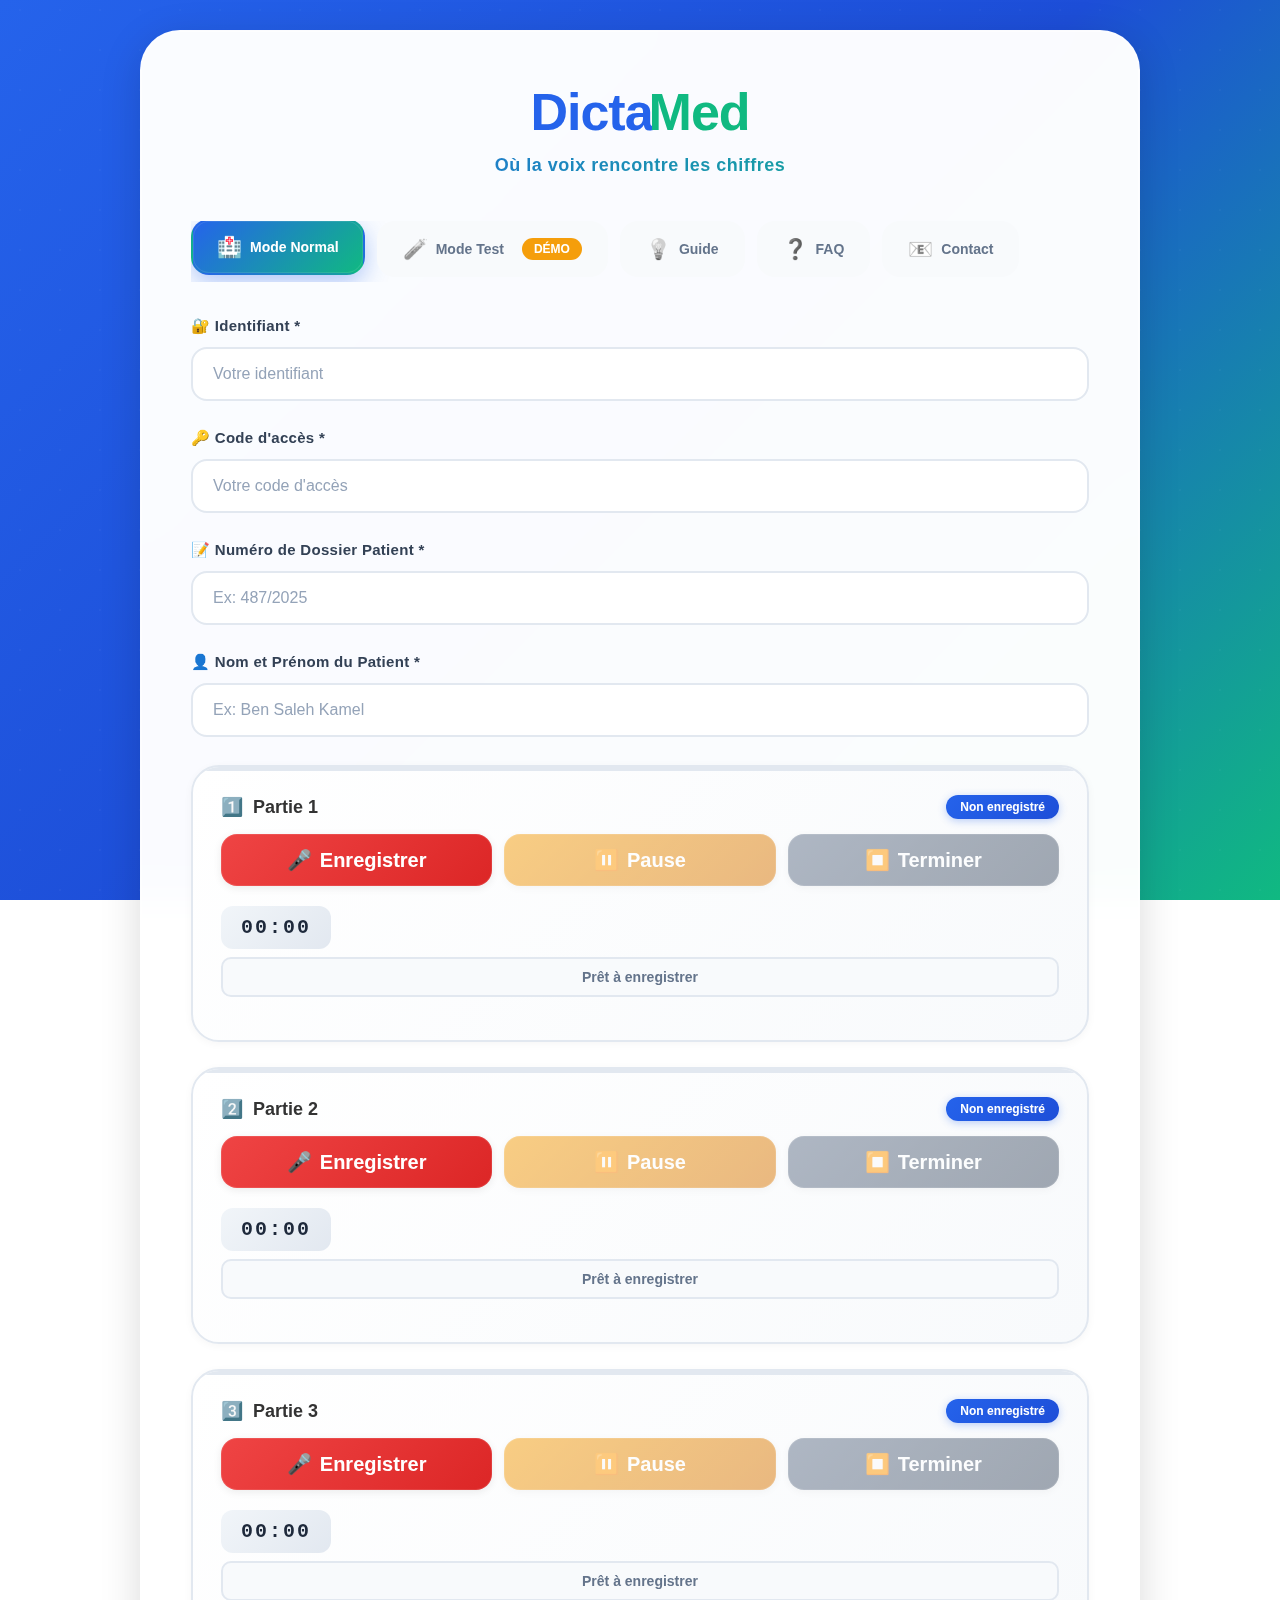
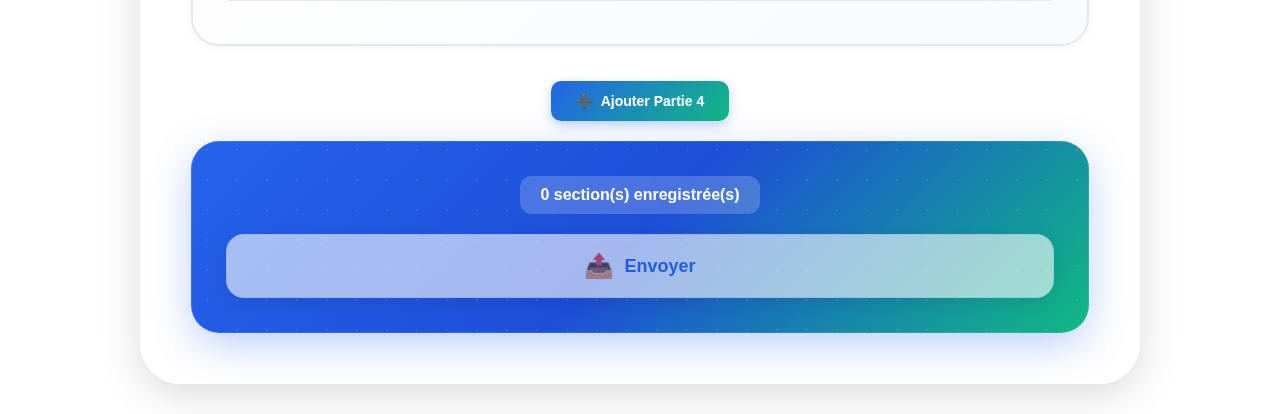
<file: DictaMed-siteWeb.html>
<!DOCTYPE html>
<html lang="fr">
<head>
    <meta charset="UTF-8">
    <meta name="viewport" content="width=device-width, initial-scale=1.0, maximum-scale=1.0, user-scalable=no">
    <title>DictaMed</title>
    <style>
        * {
            margin: 0;
            padding: 0;
            box-sizing: border-box;
        }

        body {
            font-family: 'Inter', -apple-system, BlinkMacSystemFont, 'Segoe UI', Roboto, Oxygen, Ubuntu, Cantarell, sans-serif;
            background: linear-gradient(135deg, #2563eb 0%, #1d4ed8 50%, #10b981 100%);
            background-attachment: fixed;
            min-height: 100vh;
            padding: 15px;
            position: relative;
            overflow-x: hidden;
        }

        body::before {
            content: '';
            position: fixed;
            top: -50%;
            left: -50%;
            width: 200%;
            height: 200%;
            background: radial-gradient(circle, rgba(255,255,255,0.1) 1px, transparent 1px);
            background-size: 40px 40px;
            animation: moveBackground 60s linear infinite;
            z-index: 0;
            opacity: 0.3;
        }

        @keyframes moveBackground {
            0% { transform: translate(0, 0); }
            100% { transform: translate(40px, 40px); }
        }

        @media (min-width: 768px) {
            body {
                padding: 30px;
            }
        }

        .container {
            background: rgba(255, 255, 255, 0.98);
            backdrop-filter: blur(20px);
            border-radius: 30px;
            box-shadow: 
                0 10px 40px rgba(0, 0, 0, 0.15),
                0 0 0 1px rgba(255, 255, 255, 0.5) inset;
            padding: 25px;
            max-width: 1000px;
            margin: 0 auto;
            position: relative;
            z-index: 1;
            border: 1px solid rgba(255, 255, 255, 0.3);
        }

        @media (min-width: 768px) {
            .container {
                padding: 50px;
                border-radius: 40px;
            }
        }

        h1 {
            color: #1e293b;
            margin-bottom: 8px;
            text-align: center;
            font-size: 36px;
            font-weight: 800;
            display: flex;
            align-items: center;
            justify-content: center;
            gap: 0;
            flex-wrap: wrap;
            letter-spacing: -1px;
            line-height: 1.2;
        }

        @media (min-width: 768px) {
            h1 {
                font-size: 52px;
                margin-bottom: 12px;
            }
        }

        .slogan {
            text-align: center;
            background: linear-gradient(135deg, #2563eb 0%, #10b981 100%);
            -webkit-background-clip: text;
            -webkit-text-fill-color: transparent;
            background-clip: text;
            font-size: 15px;
            margin-bottom: 35px;
            font-weight: 600;
            letter-spacing: 0.5px;
        }

        @media (min-width: 768px) {
            .slogan {
                font-size: 18px;
                margin-bottom: 45px;
            }
        }

        .tabs {
            display: flex;
            gap: 8px;
            margin-bottom: 0;
            overflow-x: auto;
            overflow-y: hidden;
            -webkit-overflow-scrolling: touch;
            padding-bottom: 5px;
            padding-right: 40px; /* Laisse voir une partie du dernier onglet */
            scrollbar-width: thin;
            position: relative;
        }

        @media (min-width: 768px) {
            .tabs {
                padding-right: 0;
            }
        }

        /* Indicateur visuel de scroll - Gradient sur la droite */
        .tabs::after {
            content: '';
            position: absolute;
            top: 0;
            right: 0;
            bottom: 5px;
            width: 60px;
            background: linear-gradient(to left, rgba(255, 255, 255, 0.95) 0%, rgba(255, 255, 255, 0) 100%);
            pointer-events: none;
            z-index: 2;
            transition: opacity 0.3s;
        }

        /* Masquer le gradient quand on est à la fin du scroll */
        .tabs.scrolled-end::after {
            opacity: 0;
        }

        /* Flèche indicatrice animée */
        .tabs::before {
            content: '→';
            position: absolute;
            right: 20px;
            top: 50%;
            transform: translateY(-50%);
            font-size: 20px;
            color: #2563eb;
            font-weight: bold;
            z-index: 3;
            animation: bounce-horizontal 1.5s ease-in-out infinite;
            pointer-events: none;
            opacity: 0.8;
        }

        @keyframes bounce-horizontal {
            0%, 100% {
                transform: translateY(-50%) translateX(0);
            }
            50% {
                transform: translateY(-50%) translateX(8px);
            }
        }

        /* Masquer la flèche quand on scroll */
        .tabs.scrolled::before {
            opacity: 0;
        }

        .tabs::-webkit-scrollbar {
            height: 6px;
        }

        .tabs::-webkit-scrollbar-track {
            background: #e2e8f0;
            border-radius: 10px;
        }

        .tabs::-webkit-scrollbar-thumb {
            background: linear-gradient(90deg, #2563eb 0%, #10b981 100%);
            border-radius: 10px;
            box-shadow: 0 2px 4px rgba(37, 99, 235, 0.3);
        }

        .tabs::-webkit-scrollbar-thumb:hover {
            background: linear-gradient(90deg, #1d4ed8 0%, #059669 100%);
        }

        @media (min-width: 768px) {
            .tabs {
                gap: 12px;
                margin-bottom: 0;
                overflow-x: visible;
            }
            
            /* Masquer les indicateurs sur desktop où tout est visible */
            .tabs::after,
            .tabs::before {
                display: none;
            }
        }

        /* Message d'aide pour mobile */
        .tabs-hint {
            display: none;
            position: absolute;
            bottom: -28px;
            left: 50%;
            transform: translateX(-50%);
            background: linear-gradient(135deg, #2563eb 0%, #10b981 100%);
            color: white;
            padding: 6px 16px;
            border-radius: 20px;
            font-size: 11px;
            font-weight: 600;
            white-space: nowrap;
            animation: fadeInOut 4s ease-in-out;
            pointer-events: none;
            z-index: 10;
            box-shadow: 0 4px 12px rgba(37, 99, 235, 0.3);
        }

        @keyframes fadeInOut {
            0% {
                opacity: 0;
                transform: translateX(-50%) translateY(-5px);
            }
            15%, 85% {
                opacity: 1;
                transform: translateX(-50%) translateY(0);
            }
            100% {
                opacity: 0;
                transform: translateX(-50%) translateY(-5px);
            }
        }

        @media (max-width: 767px) {
            .tabs-hint {
                display: block;
            }
        }

        .tab {
            padding: 12px 20px;
            background: #f8fafc;
            border: 2px solid transparent;
            border-radius: 16px;
            cursor: pointer;
            font-size: 13px;
            font-weight: 600;
            color: #64748b;
            transition: all 0.3s cubic-bezier(0.4, 0, 0.2, 1);
            white-space: nowrap;
            flex-shrink: 0;
            display: flex;
            align-items: center;
            gap: 8px;
            position: relative;
            overflow: hidden;
        }

        .tab::before {
            content: '';
            position: absolute;
            top: 0;
            left: -100%;
            width: 100%;
            height: 100%;
            background: linear-gradient(90deg, transparent, rgba(255,255,255,0.3), transparent);
            transition: left 0.5s;
        }

        .tab:hover::before {
            left: 100%;
        }

        .tab span:first-child {
            font-size: 18px;
            filter: grayscale(100%);
            transition: filter 0.3s;
        }

        @media (min-width: 768px) {
            .tab {
                padding: 14px 24px;
                font-size: 14px;
                border-radius: 18px;
            }
            
            .tab span:first-child {
                font-size: 20px;
            }
        }

        .tab:hover {
            background: #f1f5f9;
            color: #2563eb;
            transform: translateY(-2px);
            box-shadow: 0 4px 12px rgba(37, 99, 235, 0.15);
        }

        .tab:hover span:first-child {
            filter: grayscale(0%);
        }

        .tab.active {
            background: linear-gradient(135deg, #2563eb 0%, #10b981 100%);
            color: white;
            border-color: transparent;
            box-shadow: 
                0 8px 24px rgba(37, 99, 235, 0.35),
                0 0 0 1px rgba(255, 255, 255, 0.1) inset;
            transform: translateY(-2px);
        }

        .tab.active span:first-child {
            filter: grayscale(0%) brightness(1.2);
        }

        .tab-content {
            display: none;
        }

        .tab-content.active {
            display: block;
        }

        .form-group {
            margin-bottom: 24px;
        }

        @media (min-width: 768px) {
            .form-group {
                margin-bottom: 28px;
            }
        }

        label {
            display: block;
            margin-bottom: 10px;
            color: #334155;
            font-weight: 600;
            font-size: 14px;
            letter-spacing: 0.3px;
        }

        @media (min-width: 768px) {
            label {
                font-size: 15px;
                margin-bottom: 12px;
            }
        }

        input[type="text"], input[type="password"] {
            width: 100%;
            padding: 14px 18px;
            border: 2px solid #e2e8f0;
            border-radius: 14px;
            font-size: 15px;
            transition: all 0.3s cubic-bezier(0.4, 0, 0.2, 1);
            background: #ffffff;
            font-weight: 500;
            color: #1e293b;
        }

        @media (min-width: 768px) {
            input[type="text"], input[type="password"] {
                padding: 16px 20px;
                border-radius: 16px;
                font-size: 16px;
            }
        }

        input[type="text"]:focus, input[type="password"]:focus {
            outline: none;
            border-color: #2563eb;
            background: white;
            box-shadow: 
                0 0 0 4px rgba(37, 99, 235, 0.1),
                0 4px 12px rgba(37, 99, 235, 0.15);
            transform: translateY(-2px);
        }

        input[type="text"]::placeholder, input[type="password"]::placeholder {
            color: #94a3b8;
            font-weight: 400;
        }

        .sections-container {
            display: grid;
            gap: 20px;
            margin-bottom: 30px;
        }

        @media (min-width: 768px) {
            .sections-container {
                gap: 25px;
                margin-bottom: 35px;
            }
        }

        .section-card {
            background: linear-gradient(135deg, #ffffff 0%, #f8fafc 100%);
            padding: 24px;
            border-radius: 24px;
            border: 2px solid #e2e8f0;
            transition: all 0.4s cubic-bezier(0.4, 0, 0.2, 1);
            position: relative;
            overflow: hidden;
            box-shadow: 0 2px 8px rgba(0, 0, 0, 0.04);
        }

        .section-card::before {
            content: '';
            position: absolute;
            top: 0;
            left: 0;
            right: 0;
            height: 4px;
            background: linear-gradient(90deg, #e2e8f0 0%, #e2e8f0 100%);
            transition: all 0.4s;
        }

        @media (min-width: 768px) {
            .section-card {
                padding: 28px;
                border-radius: 28px;
            }
        }

        .section-card:hover {
            border-color: #2563eb;
            box-shadow: 
                0 12px 32px rgba(37, 99, 235, 0.12),
                0 0 0 1px rgba(37, 99, 235, 0.1) inset;
            transform: translateY(-4px);
        }

        .section-card:hover::before {
            background: linear-gradient(90deg, #2563eb 0%, #10b981 100%);
        }

        .section-card.has-recording {
            border-color: #10b981;
            background: linear-gradient(135deg, #f0fdf4 0%, #dcfce7 100%);
            box-shadow: 
                0 8px 24px rgba(16, 185, 129, 0.15),
                0 0 0 1px rgba(16, 185, 129, 0.1) inset;
        }

        .section-card.has-recording::before {
            background: linear-gradient(90deg, #10b981 0%, #059669 100%);
        }

        .section-card.has-recording:hover {
            transform: translateY(-4px) scale(1.01);
        }

        .section-header {
            display: flex;
            align-items: center;
            justify-content: space-between;
            margin-bottom: 12px;
            flex-wrap: wrap;
            gap: 8px;
        }

        @media (min-width: 768px) {
            .section-header {
                margin-bottom: 15px;
            }
        }

        .section-title {
            font-size: 16px;
            font-weight: 700;
            color: #333;
            display: flex;
            align-items: center;
            gap: 8px;
        }

        @media (min-width: 768px) {
            .section-title {
                font-size: 18px;
                gap: 10px;
            }
        }

        .section-badge {
            background: linear-gradient(135deg, #2563eb 0%, #1d4ed8 100%);
            color: white;
            padding: 4px 12px;
            border-radius: 15px;
            font-size: 11px;
            font-weight: 700;
            box-shadow: 0 2px 8px rgba(37, 99, 235, 0.3);
        }

        @media (min-width: 768px) {
            .section-badge {
                padding: 5px 14px;
                border-radius: 20px;
                font-size: 12px;
            }
        }

        .section-badge.recorded {
            background: linear-gradient(135deg, #10b981 0%, #059669 100%);
            box-shadow: 0 2px 8px rgba(16, 185, 129, 0.3);
            animation: pulse-recorded 2s ease-in-out infinite;
        }

        @keyframes pulse-recorded {
            0%, 100% {
                box-shadow: 0 2px 8px rgba(16, 185, 129, 0.3);
            }
            50% {
                box-shadow: 0 4px 16px rgba(16, 185, 129, 0.5);
            }
        }

        .dictation-guide {
            background: #fff;
            border: 2px dashed #cbd5e1;
            border-radius: 8px;
            padding: 10px;
            margin-bottom: 12px;
            font-size: 12px;
            color: #475569;
            line-height: 1.5;
        }

        @media (min-width: 768px) {
            .dictation-guide {
                border-radius: 10px;
                padding: 12px;
                margin-bottom: 15px;
                font-size: 13px;
                line-height: 1.6;
            }
        }

        .dictation-guide strong {
            color: #334155;
            display: block;
            margin-bottom: 4px;
        }

        @media (min-width: 768px) {
            .dictation-guide strong {
                margin-bottom: 6px;
            }
        }

        .recorder-controls {
            display: flex;
            gap: 6px;
            flex-wrap: wrap;
            margin-bottom: 18px;
        }

        @media (min-width: 480px) {
            .recorder-controls {
                gap: 8px;
            }
        }

        @media (min-width: 768px) {
            .recorder-controls {
                gap: 12px;
                margin-bottom: 20px;
            }
        }

        .recorder-controls button {
            flex: 1;
            min-width: 60px;
            padding: 10px 6px;
            border: none;
            border-radius: 12px;
            font-size: 10px;
            font-weight: 600;
            cursor: pointer;
            transition: all 0.3s cubic-bezier(0.4, 0, 0.2, 1);
            display: flex;
            flex-direction: column;
            align-items: center;
            justify-content: center;
            gap: 3px;
            box-shadow: 
                0 2px 8px rgba(0, 0, 0, 0.08),
                0 0 0 1px rgba(255, 255, 255, 0.1) inset;
            position: relative;
            overflow: hidden;
            white-space: nowrap;
        }

        @media (min-width: 480px) {
            .recorder-controls button {
                min-width: 70px;
                padding: 10px 8px;
                font-size: 11px;
                gap: 4px;
            }
        }

        .recorder-controls button::before {
            content: '';
            position: absolute;
            top: 50%;
            left: 50%;
            width: 0;
            height: 0;
            border-radius: 50%;
            background: rgba(255, 255, 255, 0.3);
            transform: translate(-50%, -50%);
            transition: width 0.6s, height 0.6s;
        }

        .recorder-controls button:active::before {
            width: 300px;
            height: 300px;
        }

        @media (min-width: 768px) {
            .recorder-controls button {
                padding: 14px 20px;
                border-radius: 16px;
                font-size: 14px;
                gap: 8px;
                flex-direction: row;
            }
        }

        .recorder-controls button span {
            font-size: 20px;
            position: relative;
            z-index: 1;
        }

        @media (min-width: 768px) {
            .recorder-controls button span {
                font-size: 20px;
            }
        }

        /* Texte des boutons responsive */
        .btn-text {
            position: relative;
            z-index: 1;
            white-space: nowrap;
            overflow: hidden;
            text-overflow: ellipsis;
        }

        /* Afficher textes courts sur mobile */
        .btn-text-full {
            display: none;
        }

        .btn-text-short {
            display: inline;
        }

        @media (min-width: 768px) {
            .btn-text-full {
                display: inline;
            }
            
            .btn-text-short {
                display: none;
            }
        }

        .btn-record, .record-btn {
            background: linear-gradient(135deg, #ef4444 0%, #dc2626 100%);
            color: white;
        }

        .btn-record:hover:not(:disabled), .record-btn:hover:not(:disabled) {
            transform: translateY(-3px) scale(1.02);
            box-shadow: 
                0 8px 20px rgba(239, 68, 68, 0.35),
                0 0 0 1px rgba(255, 255, 255, 0.2) inset;
        }

        .btn-stop, .stop-btn {
            background: linear-gradient(135deg, #64748b 0%, #475569 100%);
            color: white;
        }

        .btn-stop:hover:not(:disabled), .stop-btn:hover:not(:disabled) {
            transform: translateY(-3px) scale(1.02);
            box-shadow: 
                0 8px 20px rgba(100, 116, 139, 0.35),
                0 0 0 1px rgba(255, 255, 255, 0.2) inset;
        }

        .btn-pause {
            background: linear-gradient(135deg, #f59e0b 0%, #d97706 100%);
            color: white;
        }

        .btn-pause:hover:not(:disabled) {
            transform: translateY(-3px) scale(1.02);
            box-shadow: 
                0 8px 20px rgba(245, 158, 11, 0.35),
                0 0 0 1px rgba(255, 255, 255, 0.2) inset;
        }

        .btn-pause:disabled, .recorder-controls button:disabled {
            opacity: 0.5;
            cursor: not-allowed;
            transform: none !important;
        }

        .btn-delete, .delete-btn {
            background: linear-gradient(135deg, #dc2626 0%, #b91c1c 100%);
            color: white;
            display: none;
        }

        .btn-delete:hover, .delete-btn:hover {
            transform: translateY(-3px) scale(1.02);
            box-shadow: 
                0 8px 20px rgba(220, 38, 38, 0.35),
                0 0 0 1px rgba(255, 255, 255, 0.2) inset;
        }

        .recorder-controls button[id*="replay"] {
            background: linear-gradient(135deg, #06b6d4 0%, #0891b2 100%);
        }

        .recorder-controls button[id*="replay"]:hover:not(:disabled) {
            transform: translateY(-3px) scale(1.02);
            box-shadow: 
                0 8px 20px rgba(6, 182, 212, 0.35),
                0 0 0 1px rgba(255, 255, 255, 0.2) inset;
        }

        button {
            padding: 10px 15px;
            border: none;
            border-radius: 8px;
            font-size: 13px;
            font-weight: 600;
            cursor: pointer;
            transition: all 0.3s;
            display: flex;
            align-items: center;
            gap: 6px;
        }

        @media (min-width: 768px) {
            button {
                padding: 10px 20px;
                font-size: 14px;
            }
        }

        .timer {
            font-size: 16px;
            font-weight: 800;
            color: #1e293b;
            font-family: 'SF Mono', 'Monaco', 'Inconsolata', 'Courier New', monospace;
            text-align: center;
            margin-bottom: 8px;
            letter-spacing: 2px;
            background: linear-gradient(135deg, #f1f5f9 0%, #e2e8f0 100%);
            padding: 8px 16px;
            border-radius: 12px;
            display: inline-block;
            width: auto;
            min-width: 100px;
        }

        @media (min-width: 768px) {
            .timer {
                font-size: 20px;
                padding: 10px 20px;
            }
        }

        .status {
            font-size: 13px;
            font-weight: 600;
            color: #64748b;
            margin-bottom: 15px;
            text-align: center;
            padding: 8px 16px;
            background: #f8fafc;
            border-radius: 10px;
            border: 2px solid #e2e8f0;
            transition: all 0.3s;
        }

        @media (min-width: 768px) {
            .status {
                font-size: 14px;
                padding: 10px 20px;
            }
        }

        .status.recording {
            color: #ef4444;
            background: #fef2f2;
            border-color: #fecaca;
            animation: pulse-status 2s ease-in-out infinite;
        }

        @keyframes pulse-status {
            0%, 100% {
                box-shadow: 0 0 0 0 rgba(239, 68, 68, 0.4);
            }
            50% {
                box-shadow: 0 0 0 8px rgba(239, 68, 68, 0);
            }
        }

        .recording-status {
            display: flex;
            flex-direction: column;
            align-items: center;
            gap: 8px;
            margin-bottom: 15px;
        }

        @media (min-width: 768px) {
            .recording-status {
                gap: 10px;
                margin-bottom: 18px;
            }
        }

        .audio-preview {
            margin-top: 10px;
        }

        audio {
            width: 100%;
            border-radius: 8px;
        }

        .submit-section {
            background: linear-gradient(135deg, #2563eb 0%, #1d4ed8 50%, #10b981 100%);
            padding: 30px;
            border-radius: 24px;
            text-align: center;
            position: relative;
            overflow: hidden;
            box-shadow: 
                0 12px 40px rgba(37, 99, 235, 0.3),
                0 0 0 1px rgba(255, 255, 255, 0.1) inset;
        }

        .submit-section::before {
            content: '';
            position: absolute;
            top: -50%;
            left: -50%;
            width: 200%;
            height: 200%;
            background: radial-gradient(circle, rgba(255,255,255,0.1) 1px, transparent 1px);
            background-size: 30px 30px;
            animation: moveBackgroundSlow 40s linear infinite;
        }

        @keyframes moveBackgroundSlow {
            0% { transform: translate(0, 0); }
            100% { transform: translate(30px, 30px); }
        }

        @media (min-width: 768px) {
            .submit-section {
                padding: 35px;
                border-radius: 28px;
            }
        }

        .submit-info {
            color: white;
            margin-bottom: 18px;
            font-size: 14px;
            position: relative;
            z-index: 1;
        }

        @media (min-width: 768px) {
            .submit-info {
                margin-bottom: 20px;
                font-size: 15px;
            }
        }

        .recording-count {
            font-size: 15px;
            font-weight: 700;
            color: white;
            background: rgba(255, 255, 255, 0.2);
            padding: 8px 16px;
            border-radius: 12px;
            display: inline-block;
            backdrop-filter: blur(10px);
        }

        @media (min-width: 768px) {
            .recording-count {
                font-size: 16px;
                padding: 10px 20px;
            }
        }

        .submit-btn {
            background: white;
            color: #2563eb;
            padding: 16px 40px;
            font-size: 16px;
            font-weight: 700;
            width: 100%;
            justify-content: center;
            border: none;
            border-radius: 16px;
            cursor: pointer;
            transition: all 0.3s cubic-bezier(0.4, 0, 0.2, 1);
            box-shadow: 
                0 4px 16px rgba(0, 0, 0, 0.15),
                0 0 0 1px rgba(37, 99, 235, 0.1) inset;
            display: flex;
            align-items: center;
            gap: 10px;
            position: relative;
            z-index: 1;
            overflow: hidden;
        }

        .submit-btn::before {
            content: '';
            position: absolute;
            top: 50%;
            left: 50%;
            width: 0;
            height: 0;
            border-radius: 50%;
            background: rgba(37, 99, 235, 0.1);
            transform: translate(-50%, -50%);
            transition: width 0.6s, height 0.6s;
        }

        .submit-btn:active::before {
            width: 400px;
            height: 400px;
        }

        @media (min-width: 768px) {
            .submit-btn {
                padding: 18px 50px;
                font-size: 18px;
                border-radius: 18px;
            }
        }

        .submit-btn:hover:not(:disabled) {
            transform: translateY(-3px) scale(1.02);
            box-shadow: 
                0 12px 32px rgba(37, 99, 235, 0.3),
                0 0 0 1px rgba(37, 99, 235, 0.2) inset;
        }

        .submit-btn:disabled {
            opacity: 0.6;
            cursor: not-allowed;
            transform: none;
        }

        .submit-btn span {
            font-size: 22px;
            position: relative;
            z-index: 1;
        }

        @media (min-width: 768px) {
            .submit-btn span {
                font-size: 24px;
            }
        }

        #messageArea {
            margin-top: 20px;
            position: relative;
            z-index: 1;
        }

        @media (min-width: 768px) {
            #messageArea {
                margin-top: 24px;
            }
        }

        .success-message, .error-message {
            padding: 16px 20px;
            border-radius: 16px;
            text-align: center;
            font-weight: 600;
            font-size: 14px;
            animation: slideInMessage 0.4s cubic-bezier(0.4, 0, 0.2, 1);
            box-shadow: 0 8px 24px rgba(0, 0, 0, 0.12);
            position: relative;
            overflow: hidden;
        }

        @media (min-width: 768px) {
            .success-message, .error-message {
                padding: 18px 24px;
                border-radius: 18px;
                font-size: 15px;
            }
        }

        .success-message::before, .error-message::before {
            content: '';
            position: absolute;
            top: 0;
            left: -100%;
            width: 100%;
            height: 100%;
            background: linear-gradient(90deg, transparent, rgba(255,255,255,0.2), transparent);
            animation: shimmer 2s infinite;
        }

        @keyframes shimmer {
            0% { left: -100%; }
            100% { left: 100%; }
        }

        @keyframes slideInMessage {
            from {
                opacity: 0;
                transform: translateY(-20px) scale(0.95);
            }
            to {
                opacity: 1;
                transform: translateY(0) scale(1);
            }
        }

        .success-message {
            background: linear-gradient(135deg, #10b981 0%, #059669 100%);
            color: white;
            border: 2px solid rgba(255, 255, 255, 0.3);
        }

        .error-message {
            background: linear-gradient(135deg, #ef4444 0%, #dc2626 100%);
            color: white;
            border: 2px solid rgba(255, 255, 255, 0.3);
        }

        .recording-count {
            color: white;
            font-weight: 600;
            font-size: 16px;
        }

        .test-badge {
            display: inline-block;
            background: #f59e0b;
            color: white;
            padding: 2px 6px;
            border-radius: 10px;
            font-size: 9px;
            font-weight: 600;
            margin-left: 3px;
        }

        @media (min-width: 768px) {
            .test-badge {
                padding: 4px 12px;
                border-radius: 20px;
                font-size: 12px;
                margin-left: 10px;
            }
        }

        .faq-item {
            background: #f8fafc;
            border: 2px solid #e2e8f0;
            border-radius: 12px;
            padding: 20px;
            margin-bottom: 15px;
            transition: all 0.3s;
        }

        .faq-item:hover {
            border-color: #2563eb;
            box-shadow: 0 4px 12px rgba(37, 99, 235, 0.15);
        }

        .faq-question {
            color: #1e293b;
            font-size: 18px;
            margin-bottom: 12px;
            font-weight: 700;
        }

        .faq-answer {
            color: #475569;
            font-size: 15px;
            line-height: 1.8;
            margin: 0;
        }

        .faq-answer strong {
            color: #2563eb;
        }

        .step-item {
            display: flex;
            gap: 12px;
            margin-bottom: 0;
            align-items: flex-start;
            position: relative;
        }

        @media (min-width: 768px) {
            .step-item {
                gap: 20px;
            }
        }

        .step-number {
            background: #2563eb;
            color: white;
            width: 40px;
            height: 40px;
            border-radius: 50%;
            display: flex;
            align-items: center;
            justify-content: center;
            font-size: 20px;
            font-weight: bold;
            flex-shrink: 0;
            box-shadow: 0 6px 20px rgba(37, 99, 235, 0.4);
            z-index: 1;
            position: relative;
            transition: all 0.3s;
        }

        @media (min-width: 768px) {
            .step-number {
                width: 50px;
                height: 50px;
                font-size: 24px;
            }

            .step-number:hover {
                transform: scale(1.1);
                box-shadow: 0 8px 25px rgba(37, 99, 235, 0.5);
            }
        }

        .step-connector {
            width: 3px;
            height: 20px;
            background: linear-gradient(to bottom, #3b82f6, #8b5cf6);
            margin-left: 18px;
            border-radius: 2px;
            position: relative;
        }

        @media (min-width: 768px) {
            .step-connector {
                width: 4px;
                height: 30px;
                margin-left: 22px;
            }
        }

        .step-connector::before {
            content: '↓';
            position: absolute;
            left: 50%;
            top: 50%;
            transform: translate(-50%, -50%);
            color: white;
            font-size: 12px;
            font-weight: bold;
        }

        @media (min-width: 768px) {
            .step-connector::before {
                font-size: 14px;
            }
        }

        .step-content {
            flex: 1;
            background: white;
            padding: 15px;
            border-radius: 12px;
            box-shadow: 0 4px 15px rgba(0, 0, 0, 0.1);
            border-left: 4px solid #3b82f6;
            transition: all 0.3s;
            position: relative;
        }

        @media (min-width: 768px) {
            .step-content {
                padding: 25px;
                border-radius: 15px;
                border-left-width: 5px;
            }

            .step-content:hover {
                transform: translateX(5px);
                box-shadow: 0 6px 20px rgba(0, 0, 0, 0.15);
            }
        }

        .step-icon {
            font-size: 24px;
            margin-bottom: 8px;
            display: inline-block;
        }

        @media (min-width: 768px) {
            .step-icon {
                font-size: 32px;
                margin-bottom: 10px;
            }
        }

        .step-content h4 {
            color: #1e40af;
            font-size: 16px;
            margin-bottom: 10px;
            font-weight: 700;
            display: flex;
            align-items: center;
            gap: 8px;
        }

        @media (min-width: 768px) {
            .step-content h4 {
                font-size: 20px;
                margin-bottom: 12px;
                gap: 10px;
            }
        }

        .step-content p {
            color: #1e3a8a;
            font-size: 13px;
            line-height: 1.7;
            margin: 0;
        }

        @media (min-width: 768px) {
            .step-content p {
                font-size: 15px;
                line-height: 1.8;
            }
        }

        /* Amélioration du scroll sur mobile */
        @media (max-width: 767px) {
            ::-webkit-scrollbar {
                width: 4px;
                height: 4px;
            }

            ::-webkit-scrollbar-track {
                background: #f1f1f1;
            }

            ::-webkit-scrollbar-thumb {
                background: #888;
                border-radius: 2px;
            }
        }
    </style>
</head>
<body>
    <div class="container">
        <h1>
            <span style="color: #2563eb; font-weight: 800;">Dicta</span><span style="color: #10b981; font-weight: 800; margin-left: -4px;">Med</span>
        </h1>
        <p class="slogan">
            Où la voix rencontre les chiffres
        </p>

        <!-- Navigation en grille -->
        <div style="position: relative; margin-bottom: 35px;">
            <div class="tabs">
                <button class="tab active" onclick="switchTab('normal')" title="Mode Normal">
                    <span>🏥</span>
                    <span class="tab-text">Mode Normal</span>
                </button>
                <button class="tab" onclick="switchTab('test')" title="Mode Test">
                    <span>🧪</span>
                    <span class="tab-text">Mode Test</span>
                    <span class="test-badge">DÉMO</span>
                </button>
                <button class="tab" onclick="switchTab('how')" title="Comment ça marche">
                    <span>💡</span>
                    <span class="tab-text">Guide</span>
                </button>
                <button class="tab" onclick="switchTab('faq')" title="FAQ">
                    <span>❓</span>
                    <span class="tab-text">FAQ</span>
                </button>
                <button class="tab" onclick="switchTab('contact')" title="Nous Contacter">
                    <span>📧</span>
                    <span class="tab-text">Contact</span>
                </button>
            </div>
            <div class="tabs-hint">← Faites glisser pour voir plus →</div>
        </div>

        <div id="messageArea"></div>

        <!-- TAB NORMAL -->
        <div id="tab-normal" class="tab-content active">
            <div class="form-group">
                <label for="username">🔐 Identifiant *</label>
                <input type="text" id="username" placeholder="Votre identifiant" required>
            </div>

            <div class="form-group">
                <label for="accessCode">🔑 Code d'accès *</label>
                <input type="text" id="accessCode" placeholder="Votre code d'accès" required>
            </div>

            <div class="form-group">
                <label for="patientNumber">📝 Numéro de Dossier Patient *</label>
                <input type="text" id="patientNumber" placeholder="Ex: 487/2025" required>
            </div>

            <div class="form-group">
                <label for="patientName">👤 Nom et Prénom du Patient *</label>
                <input type="text" id="patientName" placeholder="Ex: Ben Saleh Kamel" required>
            </div>

            <div class="sections-container" id="sections-normal"></div>
            
            <!-- Bouton pour ajouter partie 4 -->
            <div style="text-align: center; margin-bottom: 20px;" id="add-partie4-container">
                <button onclick="togglePartie4()" style="background: linear-gradient(135deg, #2563eb 0%, #10b981 100%); color: white; padding: 12px 25px; border: none; border-radius: 10px; font-size: 14px; font-weight: 600; cursor: pointer; box-shadow: 0 4px 12px rgba(37, 99, 235, 0.3); display: inline-flex; align-items: center; gap: 8px;">
                    <span>➕</span> Ajouter Partie 4
                </button>
            </div>
            
            <div class="submit-section">
                <div class="submit-info">
                    <div class="recording-count" id="recordingCount-normal">0 section(s) enregistrée(s)</div>
                </div>
                <button class="submit-btn" id="submitBtn-normal" onclick="sendToN8n('normal')" disabled>
                    <span>📤</span> Envoyer
                </button>
            </div>
        </div>

        <!-- TAB COMMENT ÇA MARCHE -->
        <div id="tab-how" class="tab-content">
            <div style="max-width: 900px; margin: 0 auto;">
                <h2 style="color: #333; margin-bottom: 30px; text-align: center; font-size: 28px;">
                    💡 Comment ça marche ?
                </h2>
                
                <!-- PROBLÉMATIQUE -->
                <div style="background: linear-gradient(135deg, #fee2e2 0%, #fecaca 100%); border: 3px solid #dc2626; border-radius: 15px; padding: 30px; margin-bottom: 30px;">
                    <h3 style="color: #991b1b; margin-bottom: 20px; font-size: 24px; display: flex; align-items: center; gap: 10px;">
                        ⚠️ La Problématique
                    </h3>
                    <p style="color: #7f1d1d; font-size: 16px; line-height: 1.8; margin-bottom: 15px;">
                        La saisie manuelle des données sur le logiciel SPSS représente un défi majeur pour les étudiants en médecine.
                    </p>
                    <ul style="color: #7f1d1d; line-height: 2; margin-left: 25px; font-size: 16px;">
                        <li>⏰ <strong>Énormément de temps</strong> passé à saisir les données.</li>
                        <li>🧠 <strong>Beaucoup de concentration</strong> requise.</li>
                        <li>💪 <strong>Tâche lourde et répétitive.</strong></li>
                        <li>📊 Nécessaire pour les <strong>statistiques de thèses et mémoires.</strong></li>
                    </ul>
                </div>

                <!-- SOLUTION -->
                <div style="background: linear-gradient(135deg, #dcfce7 0%, #bbf7d0 100%); border: 3px solid #16a34a; border-radius: 15px; padding: 30px; margin-bottom: 30px;">
                    <h3 style="color: #15803d; margin-bottom: 20px; font-size: 24px; display: flex; align-items: center; gap: 10px;">
                        ✅ Notre Solution : DictaMed
                    </h3>
                    <p style="color: #14532d; font-size: 17px; line-height: 1.8; margin-bottom: 20px; font-weight: 600;">
                        Au lieu de saisir manuellement les données, vous allez simplement <strong>dicter les données cliniques</strong> de vos patients !
                    </p>
                    <div style="background: white; padding: 20px; border-radius: 12px; border-left: 5px solid #16a34a; margin-bottom: 15px;">
                        <p style="color: #14532d; font-size: 16px; line-height: 1.8; margin: 0;">
                            🎤 <strong>Vous dictez</strong> → 🤖 <strong>IA transcrit automatiquement</strong> → 📊 <strong>Fichier Excel rempli</strong> → 📈 <strong>Transformation en SPSS</strong>
                        </p>
                    </div>
                    <p style="color: #14532d; font-size: 15px; line-height: 1.7; font-style: italic;">
                        Notre plateforme déchiffre automatiquement votre message vocal et remplit un fichier Excel en ligne. Ce fichier sera ensuite transformé en fichier SPSS par notre équipe.
                    </p>
                </div>

                <!-- PROCESSUS -->
                <div style="background: linear-gradient(135deg, #dbeafe 0%, #bfdbfe 100%); border: 3px solid #2563eb; border-radius: 15px; padding: 35px;">
                    <h3 style="color: #1e40af; margin-bottom: 30px; font-size: 26px; text-align: center; display: flex; align-items: center; justify-content: center; gap: 12px;">
                        <span style="font-size: 32px;">🔄</span> Processus en 7 étapes
                    </h3>
                    
                    <div class="step-item">
                        <div class="step-number">1</div>
                        <div class="step-content">
                            <div class="step-icon">📋</div>
                            <h4>Fixez vos variables</h4>
                            <p>Déterminez quelles données vous souhaitez collecter pour votre étude (âge, sexe, antécédents, résultats biologiques, etc.).</p>
                        </div>
                    </div>

                    <div class="step-connector"></div>

                    <div class="step-item">
                        <div class="step-number" style="background: #7c3aed;">2</div>
                        <div class="step-content">
                            <div class="step-icon">📤</div>
                            <h4>Envoyez-nous votre fichier SPSS</h4>
                            <p>Communiquez-nous un fichier SPSS avec les variables prédéfinies que vous souhaitez utiliser.</p>
                        </div>
                    </div>

                    <div class="step-connector"></div>

                    <div class="step-item">
                        <div class="step-number" style="background: #059669;">3</div>
                        <div class="step-content">
                            <div class="step-icon">🔐</div>
                            <h4>Recevez vos identifiants</h4>
                            <p>Nous vous fournirons un <strong>identifiant</strong> et un <strong>code d'accès</strong> personnalisés pour accéder au service.</p>
                        </div>
                    </div>

                    <div class="step-connector"></div>

                    <div class="step-item">
                        <div class="step-number" style="background: #dc2626;">4</div>
                        <div class="step-content">
                            <div class="step-icon">🗂️</div>
                            <h4>Plan de travail organisé</h4>
                            <p>Nous divisons la saisie en <strong>3 à 4 parties</strong> (données cliniques, antécédents, biologie, etc.) pour faciliter l'enregistrement et garder des messages vocaux courts.</p>
                        </div>
                    </div>

                    <div class="step-connector"></div>

                    <div class="step-item">
                        <div class="step-number" style="background: #ea580c;">5</div>
                        <div class="step-content">
                            <div class="step-icon">🔗</div>
                            <h4>Lien Google Sheet personnalisé</h4>
                            <p>Recevez un lien vers votre Google Sheet (Excel en ligne) spécifique à votre thèse/mémoire.</p>
                            <p style="margin-top: 10px; padding: 10px; background: #fef3c7; border-radius: 8px; font-size: 13px; color: #78350f;">
                                ⚠️ <strong>Important :</strong> L'application Google Sheets doit être installée sur votre téléphone.<br>
                                📱 <a href="https://play.google.com/store/apps/details?id=com.google.android.apps.docs.editors.sheets" target="_blank" style="color: #2563eb; text-decoration: underline; font-weight: 600;">Télécharger pour Android</a><br>
                                🍎 <a href="https://apps.apple.com/app/google-sheets/id842849113" target="_blank" style="color: #2563eb; text-decoration: underline; font-weight: 600;">Télécharger pour iOS</a>
                            </p>
                        </div>
                    </div>

                    <div class="step-connector"></div>

                    <div class="step-item">
                        <div class="step-number" style="background: #0891b2;">6</div>
                        <div class="step-content">
                            <div class="step-icon">🎤</div>
                            <h4>Dictez vos données</h4>
                            <p>Pour chaque patient : <br>
                            <span style="display: inline-block; margin-top: 8px; padding: 8px 12px; background: #f0f9ff; border-radius: 6px; border-left: 3px solid #0891b2;">
                            • Saisissez le <strong>numéro de dossier.</strong><br>
                            • <strong>Dictez les informations</strong> selon le plan fixé.<br>
                            • Vérifiez vos données dans le Google Sheet en temps réel.
                            </span>
                            </p>
                        </div>
                    </div>

                    <div class="step-connector"></div>

                    <div class="step-item">
                        <div class="step-number" style="background: linear-gradient(135deg, #f59e0b 0%, #d97706 100%);">7</div>
                        <div class="step-content" style="background: linear-gradient(135deg, #fef3c7 0%, #fde68a 100%); border: 2px solid #f59e0b;">
                            <div class="step-icon">🎉</div>
                            <h4 style="color: #92400e;">Recevez votre fichier SPSS</h4>
                            <p style="color: #78350f;">Une fois tous les patients saisis, envoyez-nous un email. Nous vous enverrons le <strong>fichier SPSS complet</strong> prêt pour vos analyses statistiques !</p>
                        </div>
                    </div>
                </div>

                <!-- CTA -->
                <div style="background: linear-gradient(135deg, #2563eb 0%, #10b981 100%); border-radius: 15px; padding: 30px; margin-top: 30px; text-align: center; color: white;">
                    <h3 style="font-size: 24px; margin-bottom: 15px;">
                        🚀 Prêt à gagner du temps ?
                    </h3>
                    <p style="font-size: 16px; margin-bottom: 20px; line-height: 1.6;">
                        Testez gratuitement notre solution en Mode Test ou contactez-nous pour démarrer votre projet !
                    </p>
                    <div style="display: flex; gap: 15px; justify-content: center; flex-wrap: wrap;">
                        <button onclick="switchTab('test')" style="background: white; color: #2563eb; padding: 15px 30px; border: none; border-radius: 10px; font-size: 16px; font-weight: 600; cursor: pointer; box-shadow: 0 4px 12px rgba(0,0,0,0.2);">
                            🧪 Essayer le Mode Test
                        </button>
                        <button onclick="switchTab('contact')" style="background: #10b981; color: white; padding: 15px 30px; border: none; border-radius: 10px; font-size: 16px; font-weight: 600; cursor: pointer; box-shadow: 0 4px 12px rgba(0,0,0,0.2);">
                            📧 Nous Contacter
                        </button>
                    </div>
                </div>
            </div>
        </div>

        <!-- TAB FAQ -->
        <div id="tab-faq" class="tab-content">
            <div style="max-width: 800px; margin: 0 auto;">
                <h2 style="color: #333; margin-bottom: 30px; text-align: center; font-size: 28px;">
                    ❓ Foire Aux Questions (FAQ)
                </h2>

                <div class="faq-item">
                    <div class="faq-question">1. Qu'est-ce que DictaMed ?</div>
                    <p class="faq-answer">
                        <strong>DictaMed</strong> est une plateforme innovante de dictée médicale propulsée par intelligence artificielle qui révolutionne la collecte de données cliniques. Conçue spécifiquement pour les professionnels de santé et les chercheurs, elle transforme instantanément vos enregistrements vocaux en données structurées et exploitables.
                        <br><br>
                        Au lieu de passer des heures à saisir manuellement les informations de chaque patient dans SPSS, vous dictez simplement les données cliniques. Notre IA transcrit automatiquement vos enregistrements, les organise dans un fichier Excel en ligne (Google Sheets), puis notre équipe transforme ces données en fichier SPSS prêt pour vos analyses statistiques.
                        <br><br>
                        <strong>Le gain de temps est considérable :</strong> ce qui prenait des jours de saisie fastidieuse ne prend plus que quelques minutes de dictée !
                    </p>
                </div>

                <div class="faq-item">
                    <div class="faq-question">2. Comment fonctionne le Mode Test ?</div>
                    <p class="faq-answer">
                        Le <strong>Mode Test</strong> est votre terrain d'essai gratuit et sans engagement pour découvrir toute la puissance de DictaMed. Voici comment cela fonctionne :
                        <br><br>
                        <strong>1️⃣ Aucune inscription requise</strong> - Pas besoin de créer un compte ou de fournir vos coordonnées
                        <br><strong>2️⃣ Dictée en temps réel</strong> - Enregistrez vos données vocales exactement comme en mode professionnel
                        <br><strong>3️⃣ Résultats instantanés</strong> - Consultez immédiatement la transcription sur notre Google Sheet de démonstration
                        <br><strong>4️⃣ Consultation uniquement</strong> - En Mode Test, vous pouvez voir mais pas modifier les données
                        <br><br>
                        <strong>💡 Différence avec le Mode Normal :</strong> En mode Mode Normal (payant), vous bénéficiez d'un Google Sheet personnel où vous pouvez modifier, corriger et enrichir vos données à volonté. Vous recevez également le fichier SPSS final transformé et prêt pour vos analyses.
                    </p>
                </div>

                <div class="faq-item">
                    <div class="faq-question">3. Mes données sont-elles sécurisées ?</div>
                    <p class="faq-answer">
                        <strong>La sécurité et la confidentialité sont au cœur de DictaMed.</strong> Nous comprenons que vous manipulez des données médicales sensibles, c'est pourquoi nous avons mis en place des mesures de protection rigoureuses :
                        <br><br>
                        <strong>🔒 Chiffrement de bout en bout</strong> - Toutes vos données sont chiffrées lors de la transmission et du stockage
                        <br><strong>🇪🇺 Conformité RGPD</strong> - Respect strict des règlementations européennes sur la protection des données
                        <br><strong>🏥 Normes médicales</strong> - Application des standards de confidentialité du secteur de la santé
                        <br><strong>🔐 Accès sécurisé</strong> - Authentification personnelle avec identifiant et code d'accès uniques
                        <br><strong>🗂️ Stockage isolé</strong> - Chaque utilisateur dispose de son propre espace de données cloisonné
                        <br><br>
                        <strong>Note :</strong> Le Mode Test utilise uniquement des données anonymisées fictives à des fins de démonstration. Aucune donnée réelle de patient n'est stockée en mode test.
                    </p>
                </div>

                <div class="faq-item">
                    <div class="faq-question">4. Quels navigateurs sont compatibles ?</div>
                    <p class="faq-answer">
                        DictaMed fonctionne sur tous les navigateurs modernes : <strong>Google Chrome (recommandé), Mozilla Firefox, Microsoft Edge, et Safari</strong>. Assurez-vous d'autoriser l'accès au microphone lorsque demandé.
                    </p>
                </div>

                <div class="faq-item">
                    <div class="faq-question">5. Puis-je mettre en pause un enregistrement ?</div>
                    <p class="faq-answer">
                        Oui ! Chaque section dispose d'un bouton <strong>Pause</strong> qui vous permet d'interrompre l'enregistrement temporairement. Cliquez sur "Reprendre" pour continuer là où vous vous êtes arrêté. Le timer compte le temps total réel d'enregistrement.
                    </p>
                </div>

                <div class="faq-item">
                    <div class="faq-question">6. Comment obtenir un devis personnalisé ?</div>
                    <p class="faq-answer">
                        Contactez-nous par email à <strong>DictaMed.SPSS@gmail.com</strong> en précisant : le nombre de patients, les paramètres à collecter, et vos besoins spécifiques. Nous vous enverrons un devis détaillé sous 48h ouvrées.
                    </p>
                </div>

                <div class="faq-item">
                    <div class="faq-question">7. Quelle est la précision de la transcription ?</div>
                    <p class="faq-answer">
                        DictaMed utilise les technologies d'IA les plus avancées du marché, avec une <strong>précision de transcription supérieure à 95%</strong> dans des conditions optimales. Notre système s'améliore continuellement grâce au machine learning.
                        <br><br>
                        <strong>📊 Pour obtenir les meilleurs résultats :</strong>
                        <br>✓ Parlez clairement et à un rythme normal (ni trop vite, ni trop lent)
                        <br>✓ Utilisez un environnement calme, sans bruit de fond
                        <br>✓ Tenez votre téléphone/micro à environ 15-20 cm de votre bouche
                        <br>✓ Évitez de manger, boire ou mâcher pendant l'enregistrement
                        <br>✓ Articulez bien les termes médicaux complexes
                        <br><br>
                        <strong>🔧 Correction facile :</strong> Même si une erreur de transcription se produit, vous pouvez facilement corriger les données directement dans votre Google Sheet personnel. Le système s'adapte également à votre vocabulaire médical au fil du temps.
                        <br><br>
                        <strong>💡 Astuce :</strong> Pour les chiffres et les valeurs critiques (dosages, résultats biologiques), nous recommandons de les énoncer deux fois pour garantir une transcription parfaite.
                    </p>
                </div>

                <div class="faq-item">
                    <div class="faq-question">8. Puis-je personnaliser les paramètres à collecter ?</div>
                    <p class="faq-answer">
                        Absolument ! En mode Mode Normal, nous adaptons les sections et paramètres selon vos besoins spécifiques. Que vous soyez en <strong>cardiologie, diabétologie, ou autre spécialité</strong>, nous configurons l'outil pour votre pratique.
                    </p>
                </div>

                <div class="faq-item">
                    <div class="faq-question">9. Y a-t-il une limite au nombre d'enregistrements ?</div>
                    <p class="faq-answer">
                        Il n'y a <strong>pas de limite</strong> au nombre d'enregistrements que vous pouvez effectuer, que ce soit en Mode Test ou en mode Mode Normal. La seule limitation concerne le nombre de patients inclus dans votre abonnement.
                    </p>
                </div>

                <div class="faq-item">
                    <div class="faq-question">10. Comment sont traitées les données après transcription ?</div>
                    <p class="faq-answer">
                        Le traitement de vos données suit un processus optimisé en plusieurs étapes pour vous garantir un fichier SPSS parfaitement exploitable :
                        <br><br>
                        <strong>🎤 Étape 1 : Dictée vocale</strong>
                        <br>Vous enregistrez les données de chaque patient section par section via l'interface DictaMed
                        <br><br>
                        <strong>🤖 Étape 2 : Transcription automatique</strong>
                        <br>Notre IA transcrit instantanément vos enregistrements en texte structuré
                        <br><br>
                        <strong>📊 Étape 3 : Collecte dans Google Sheets</strong>
                        <br>Les données transcrites s'inscrivent automatiquement dans votre tableau Excel en ligne personnalisé. Vous pouvez consulter et modifier vos données en temps réel depuis n'importe quel appareil.
                        <br><br>
                        <strong>✅ Étape 4 : Vérification et correction (optionnel)</strong>
                        <br>Vous pouvez relire et corriger toute donnée si nécessaire directement dans le Google Sheet
                        <br><br>
                        <strong>📈 Étape 5 : Transformation en SPSS</strong>
                        <br>Une fois tous vos patients saisis, notre équipe d'experts transforme votre fichier Excel en fichier SPSS professionnel prêt pour vos analyses statistiques.
                        <br><br>
                        <strong>🚀 Résultat final :</strong> Vous recevez un fichier SPSS (.sav) prêt à l'emploi pour vos analyses - plus besoin de manipulations supplémentaires !
                    </p>
                </div>

                <!-- Bloc Contact rapide -->
                <div style="background: linear-gradient(135deg, #dbeafe 0%, #bfdbfe 100%); border: 2px solid #2563eb; border-radius: 15px; padding: 30px; margin-top: 30px; text-align: center;">
                    <h3 style="color: #1e40af; margin-bottom: 15px; font-size: 24px;">
                        🤔 Vous avez d'autres questions ?
                    </h3>
                    <p style="color: #1e3a8a; font-size: 16px; margin-bottom: 20px; line-height: 1.6;">
                        N'hésitez pas à nous contacter, nous serons ravis de vous aider !
                    </p>
                    <div style="background: white; padding: 15px; border-radius: 10px; margin-bottom: 15px; display: inline-block;">
                        <p style="color: #1e40af; font-size: 16px; margin-bottom: 8px; font-weight: 600;">
                            🌐 Site Web
                        </p>
                        <a href="http://www.DictaMed.net" target="_blank" style="color: #2563eb; font-size: 20px; font-weight: 700; text-decoration: none;">
                            www.DictaMed.net
                        </a>
                    </div>
                    <div style="display: flex; gap: 15px; justify-content: center; flex-wrap: wrap; margin-top: 20px;">
                        <button onclick="switchTab('test')" style="background: #10b981; color: white; padding: 12px 25px; border: none; border-radius: 10px; font-size: 15px; font-weight: 600; cursor: pointer; box-shadow: 0 4px 12px rgba(0,0,0,0.2);">
                            🧪 Essayer Gratuitement
                        </button>
                        <button onclick="switchTab('contact')" style="background: #2563eb; color: white; padding: 12px 25px; border: none; border-radius: 10px; font-size: 15px; font-weight: 600; cursor: pointer; box-shadow: 0 4px 12px rgba(0,0,0,0.2);">
                            📧 Nous Contacter
                        </button>
                    </div>
                </div>
            </div>
        </div>

        <!-- TAB CONTACT -->
        <div id="tab-contact" class="tab-content">
            <div style="max-width: 700px; margin: 0 auto;">
                <h2 style="color: #333; margin-bottom: 25px; text-align: center; font-size: 28px;">
                    📧 Contactez-nous
                </h2>
                
                <div style="background: linear-gradient(135deg, #e0f2fe 0%, #bae6fd 100%); border: 2px solid #2563eb; border-radius: 15px; padding: 30px; margin-bottom: 25px;">
                    <h3 style="color: #0c4a6e; margin-bottom: 20px; font-size: 22px;">
                        💼 Commander DictaMed
                    </h3>
                    <p style="color: #0c4a6e; font-size: 16px; line-height: 1.8; margin-bottom: 20px;">
                        Intéressé par notre solution de dictée médicale intelligente ? Contactez-nous pour obtenir un devis personnalisé adapté à vos besoins.
                    </p>
                    
                    <div style="background: white; padding: 20px; border-radius: 10px; margin-bottom: 20px;">
                        <p style="color: #0c4a6e; font-size: 18px; margin-bottom: 15px;">
                            <strong>📧 Email :</strong>
                        </p>
                        <a href="mailto:DictaMed.SPSS@gmail.com" style="color: #2563eb; font-size: 20px; font-weight: 600; text-decoration: none; display: block; padding: 12px; background: #f0f9ff; border-radius: 8px; text-align: center;">
                            DictaMed.SPSS@gmail.com
                        </a>
                    </div>
                    
                    <div style="background: #fef3c7; padding: 20px; border-radius: 10px; border-left: 4px solid #f59e0b;">
                        <h4 style="color: #78350f; margin-bottom: 12px; font-size: 18px;">
                            💰 Tarification
                        </h4>
                        <p style="color: #78350f; font-size: 15px; line-height: 1.8;">
                            Notre tarification est flexible et s'adapte à vos besoins :
                        </p>
                        <ul style="color: #78350f; margin-left: 20px; margin-top: 10px; line-height: 1.8;">
                            <li><strong>Prix selon le nombre de patients</strong> à traiter.</li>
                            <li><strong>Prix selon le nombre de variables</strong> à recueillir.</li>
                        </ul>
                    </div>
                </div>
                
                <div style="background: #f8fafc; border: 2px solid #e2e8f0; border-radius: 15px; padding: 25px;">
                    <h3 style="color: #334155; margin-bottom: 15px; font-size: 20px;">
                        📝 Informations à fournir dans votre demande :
                    </h3>
                    <ul style="color: #475569; line-height: 2; margin-left: 20px;">
                        <li>Nom et prénom du demandeur.</li>
                        <li>Numéro de téléphone.</li>
                        <li>Nom de votre établissement/structure.</li>
                        <li>Nombre de patients prévus.</li>
                        <li>Fichier SPSS prêt à remplir avec les variables souhaitées.</li>
                        <li>Date de démarrage souhaitée.</li>
                    </ul>
                    
                    <p style="color: #475569; margin-top: 20px; font-style: italic; text-align: center;">
                        ⏱️ Nous vous répondons sous 48h ouvrées.
                    </p>
                </div>
            </div>
        </div>

        <!-- TAB FAQ -->
        <div id="tab-faq" class="tab-content">
            <div style="max-width: 800px; margin: 0 auto;">
                <h2 style="color: #333; margin-bottom: 30px; text-align: center; font-size: 28px;">
                    ❓ Foire Aux Questions (FAQ)
                </h2>
                
                <div class="faq-item">
                    <h3 class="faq-question">1. Qu'est-ce que DictaMed ?</h3>
                    <p class="faq-answer">
                        DictaMed est une solution innovante de dictée médicale assistée par intelligence artificielle. Elle permet aux médecins d'enregistrer vocalement les données de leurs patients qui sont ensuite automatiquement transcrites et structurées. DictaMed facilite grandement la collecte des données médicales en évitant la saisie manuelle fastidieuse, pour que les données soient directement exploitables sur SPSS.
                    </p>
                </div>

                <div class="faq-item">
                    <h3 class="faq-question">2. Comment fonctionne le Mode Test ?</h3>
                    <p class="faq-answer">
                        Le Mode Test est une démonstration gratuite qui vous permet d'essayer DictaMed sans engagement. Enregistrez vos dictées vocales et consultez les résultats en temps réel sur notre Google Sheet de démonstration. En Mode Test, vous pouvez uniquement consulter les données. En mode Mode Normal, vous pourrez modifier directement vos données sur le Google Sheet en cas de besoin. Aucune authentification n'est requise pour le Mode Test.
                    </p>
                </div>

                <div class="faq-item">
                    <h3 class="faq-question">3. Mes données sont-elles sécurisées ?</h3>
                    <p class="faq-answer">
                        Oui, la sécurité est notre priorité. En mode Mode Normal, toutes les données sont chiffrées et stockées de manière sécurisée. Nous respectons le RGPD et les normes de confidentialité médicale. Le Mode Test utilise des données anonymisées uniquement à des fins de démonstration.
                    </p>
                </div>

                <div class="faq-item">
                    <h3 class="faq-question">4. Quels navigateurs sont compatibles ?</h3>
                    <p class="faq-answer">
                        DictaMed fonctionne sur tous les navigateurs modernes : Google Chrome (recommandé), Mozilla Firefox, Microsoft Edge, et Safari. Assurez-vous d'autoriser l'accès au microphone lorsque demandé.
                    </p>
                </div>

                <div class="faq-item">
                    <h3 class="faq-question">5. Puis-je mettre en pause un enregistrement ?</h3>
                    <p class="faq-answer">
                        Oui ! Chaque section dispose d'un bouton Pause qui vous permet d'interrompre l'enregistrement temporairement. Cliquez sur "Reprendre" pour continuer là où vous vous êtes arrêté. Le timer compte le temps total réel d'enregistrement.
                    </p>
                </div>

                <div class="faq-item">
                    <h3 class="faq-question">6. Comment obtenir un devis personnalisé ?</h3>
                    <p class="faq-answer">
                        Contactez-nous par email à <strong>DictaMed.SPSS@gmail.com</strong> en précisant : le nombre de patients, les paramètres à collecter, et vos besoins spécifiques. Nous vous enverrons un devis détaillé sous 48h ouvrées.
                    </p>
                </div>

                <div class="faq-item">
                    <h3 class="faq-question">7. Quelle est la précision de la transcription ?</h3>
                    <p class="faq-answer">
                        DictaMed utilise des technologies d'IA avancées offrant une précision de transcription supérieure à 95% dans des conditions optimales. Pour les meilleurs résultats, parlez clairement dans un environnement calme. Les données transcrites peuvent être vérifiées et corrigées directement sur le Google Sheet si nécessaire.
                    </p>
                </div>

                <div class="faq-item">
                    <h3 class="faq-question">8. Puis-je personnaliser les paramètres à collecter ?</h3>
                    <p class="faq-answer">
                        Absolument ! En mode Mode Normal, nous adaptons les sections et paramètres selon vos besoins spécifiques. Que vous soyez en cardiologie, diabétologie, ou autre spécialité, nous configurons l'outil pour votre pratique.
                    </p>
                </div>

                <div class="faq-item">
                    <h3 class="faq-question">9. Y a-t-il une limite au nombre d'enregistrements ?</h3>
                    <p class="faq-answer">
                        Il n'y a pas de limite au nombre d'enregistrements que vous pouvez effectuer, que ce soit en Mode Test ou en mode Mode Normal. La seule limitation concerne le nombre de patients inclus dans votre abonnement.
                    </p>
                </div>

                <div class="faq-item">
                    <h3 class="faq-question">10. Comment sont traitées les données après transcription ?</h3>
                    <p class="faq-answer">
                        Les données transcrites sont d'abord collectées dans Google Sheets ou Excel. Par la suite, l'équipe DictaMed transforme ces fichiers en format SPSS pour vous permettre d'analyser directement vos données sans manipulation supplémentaire. Vous bénéficiez ainsi d'un fichier prêt à l'emploi pour vos analyses statistiques.
                    </p>
                </div>

                <div style="background: #e0f2fe; border: 2px solid #2563eb; border-radius: 15px; padding: 25px; margin-top: 30px; text-align: center;">
                    <h3 style="color: #0c4a6e; margin-bottom: 15px; font-size: 20px;">
                        🤔 Vous avez d'autres questions ?
                    </h3>
                    <p style="color: #0c4a6e; margin-bottom: 15px;">
                        N'hésitez pas à nous contacter, nous serons ravis de vous aider !
                    </p>
                    <a href="mailto:DictaMed.SPSS@gmail.com" style="display: inline-block; background: #2563eb; color: white; padding: 12px 30px; border-radius: 8px; text-decoration: none; font-weight: 600; font-size: 16px;">
                        📧 Contactez-nous
                    </a>
                </div>
            </div>
        </div>

        <!-- TAB TEST -->
        <div id="tab-test" class="tab-content">
            <div style="background: linear-gradient(135deg, #fef3c7 0%, #fde68a 100%); border: 2px solid #f59e0b; border-radius: 15px; padding: 20px; margin-bottom: 25px;">
                <h3 style="color: #92400e; margin-bottom: 15px; display: flex; align-items: center; gap: 8px;">
                    <span>💡</span> Consignes d'utilisation - Mode Test
                </h3>
                <div style="color: #78350f; line-height: 1.8; font-size: 14px;">
                    <p style="margin-bottom: 12px;"><strong>📢 Comment dicter correctement :</strong></p>
                    <ul style="margin-left: 20px; margin-bottom: 15px;">
                        <li><strong>Parlez à haute voix et lentement</strong> pour une meilleure reconnaissance</li>
                        <li><strong>Articulez bien</strong> chaque mot, surtout les chiffres et les valeurs</li>
                        <li>Utilisez un environnement <strong>calme</strong> sans bruit de fond</li>
                    </ul>
                    
                    <p style="margin-bottom: 12px;"><strong>📝 Format de dictée :</strong></p>
                    <ul style="margin-left: 20px; margin-bottom: 15px;">
                        <li><strong>Données cliniques :</strong> Dictez chaque élément clairement
                            <br><em>Exemple : "Âge 45 ans, sexe masculin, BMI 28, tabac oui"</em>
                        </li>
                        <li><strong>Antécédents :</strong> Répondez par "oui" ou "non" pour chaque item
                            <br><em>Exemple : "HTA oui, DT2 non, dyslipidémie oui, AVC non"</em>
                        </li>
                        <li><strong>Biologie :</strong> Dictez les valeurs <strong>sans les unités</strong>
                            <br><em>Exemple : "Hémoglobine 13.5, globules blancs 7000, plaquettes 250000, urée 7, créatinine 92, potassium 4.2, sodium 140, chlore 102"</em>
                        </li>
                    </ul>
                    
                    <p style="background: white; padding: 10px; border-radius: 8px; font-weight: 600; color: #92400e;">
                        ⚠️ Important : Faites une courte pause entre chaque valeur pour une meilleure reconnaissance
                    </p>
                    
                    <p style="margin-top: 15px; background: #fee2e2; padding: 12px; border-radius: 8px; border-left: 4px solid #dc2626;">
                        <strong style="color: #dc2626;">📊 Voir les résultats de votre test :</strong><br>
                        <a href="https://docs.google.com/spreadsheets/d/1ReZHjndHc6o8O1bx1OfZXnZ8HWt8nLSo2X7IS6rcZXE/edit?usp=sharing" target="_blank" style="color: #2563eb; text-decoration: underline; font-weight: 600;">
                            Dicta MED Test - Google Sheets
                        </a>
                        <br><span style="font-size: 13px; color: #991b1b;">Cliquez pour consulter vos transcriptions en temps réel</span>
                    </p>
                </div>
            </div>

            <div class="form-group">
                <label for="testPatientNumber">📝 Numéro de Dossier Patient *</label>
                <input type="text" id="testPatientNumber" placeholder="Ex: 478/2024" required>
            </div>

            <div class="form-group">
                <label for="testPatientName">👤 Nom et Prénom du Patient *</label>
                <input type="text" id="testPatientName" placeholder="Ex: Ben Saleh Kamel" required>
            </div>

            <div class="sections-container" id="sections-test"></div>
            
            <div class="submit-section">
                <div class="submit-info">
                    <div class="recording-count" id="recordingCount-test">0 section(s) enregistrée(s)</div>
                </div>
                <button class="submit-btn" id="submitBtn-test" onclick="sendToN8n('test')" disabled>
                    <span>📤</span> Envoyer
                </button>
            </div>
        </div>
    </div>

    <script>
        let currentTab = 'normal';
        
        const recordings = {
            normal: {
                clinique: { blob: null, mediaRecorder: null, chunks: [], timer: null, startTime: null, pausedTime: 0, isPaused: false, stream: null, outputFormat: 'wav', mimeType: null },
                antecedents: { blob: null, mediaRecorder: null, chunks: [], timer: null, startTime: null, pausedTime: 0, isPaused: false, stream: null, outputFormat: 'wav', mimeType: null },
                biologie: { blob: null, mediaRecorder: null, chunks: [], timer: null, startTime: null, pausedTime: 0, isPaused: false, stream: null, outputFormat: 'wav', mimeType: null },
                partie4: { blob: null, mediaRecorder: null, chunks: [], timer: null, startTime: null, pausedTime: 0, isPaused: false, stream: null, outputFormat: 'wav', mimeType: null }
            },
            test: {
                clinique: { blob: null, mediaRecorder: null, chunks: [], timer: null, startTime: null, pausedTime: 0, isPaused: false, stream: null, outputFormat: 'wav', mimeType: null },
                antecedents: { blob: null, mediaRecorder: null, chunks: [], timer: null, startTime: null, pausedTime: 0, isPaused: false, stream: null, outputFormat: 'wav', mimeType: null },
                biologie: { blob: null, mediaRecorder: null, chunks: [], timer: null, startTime: null, pausedTime: 0, isPaused: false, stream: null, outputFormat: 'wav', mimeType: null }
            }
        };

        const sectionsConfig = {
            normal: [
                { id: 'clinique', icon: '1️⃣', title: 'Partie 1', guide: '' },
                { id: 'antecedents', icon: '2️⃣', title: 'Partie 2', guide: '' },
                { id: 'biologie', icon: '3️⃣', title: 'Partie 3', guide: '' }
            ],
            test: [
                { id: 'clinique', icon: '🩺', title: 'Données Cliniques', guide: '<strong>Paramètres à dicter :</strong><br>Âge, sexe, BMI, tabac' },
                { id: 'antecedents', icon: '📚', title: 'Antécédents', guide: '<strong>Paramètres à dicter :</strong><br>HTA, DT2, dyslipidémie, AVC' },
                { id: 'biologie', icon: '🧪', title: 'Biologie', guide: '<strong>Paramètres à dicter :</strong><br>Hémoglobine, globules blancs, plaquettes, urée, créatinine, ionogramme (potassium, sodium, chlore)' }
            ]
        };

        let showPartie4 = false;

        function switchTab(tab) {
            currentTab = tab;
            document.querySelectorAll('.tab').forEach(t => t.classList.remove('active'));
            document.querySelectorAll('.tab-content').forEach(c => c.classList.remove('active'));
            
            const activeTabBtn = document.querySelector(`.tab[onclick*="'${tab}'"]`);
            if (activeTabBtn) activeTabBtn.classList.add('active');
            
            document.getElementById(`tab-${tab}`).classList.add('active');
        }

        function createSections(mode) {
            const container = document.getElementById(`sections-${mode}`);
            container.innerHTML = '';
            
            const sections = mode === 'normal' && showPartie4 
                ? [...sectionsConfig[mode], { id: 'partie4', icon: '4️⃣', title: 'Partie 4', guide: '' }]
                : sectionsConfig[mode];
            
            sections.forEach(section => {
                const sectionHTML = `
                    <div class="section-card" id="section-${mode}-${section.id}">
                        <div class="section-header">
                            <div class="section-title">
                                <span>${section.icon}</span> ${section.title}
                            </div>
                            <span class="section-badge" id="badge-${mode}-${section.id}">Non enregistré</span>
                        </div>
                        ${section.guide ? `<div class="dictation-guide">${section.guide}</div>` : ''}
                        <div class="recorder-controls">
                            <button class="record-btn" onclick="startRecording('${mode}', '${section.id}')">
                                <span>🎤</span>
                                <span class="btn-text">
                                    <span class="btn-text-short">Rec</span>
                                    <span class="btn-text-full">Enregistrer</span>
                                </span>
                            </button>
                            <button class="stop-btn" id="pause-${mode}-${section.id}" onclick="pauseRecording('${mode}', '${section.id}')" disabled style="background: linear-gradient(135deg, #f59e0b 0%, #d97706 100%);">
                                <span>⏸️</span>
                                <span class="btn-text">Pause</span>
                            </button>
                            <button class="stop-btn" id="stop-${mode}-${section.id}" onclick="stopRecording('${mode}', '${section.id}')" disabled>
                                <span>⏹️</span>
                                <span class="btn-text">
                                    <span class="btn-text-short">Stop</span>
                                    <span class="btn-text-full">Terminer</span>
                                </span>
                            </button>
                            <button class="delete-btn" id="delete-${mode}-${section.id}" onclick="deleteRecording('${mode}', '${section.id}')" style="display: none;">
                                <span>🗑️</span>
                                <span class="btn-text">
                                    <span class="btn-text-short">Sup</span>
                                    <span class="btn-text-full">Effacer</span>
                                </span>
                            </button>
                            <button class="stop-btn" id="replay-${mode}-${section.id}" onclick="replayRecording('${mode}', '${section.id}')" disabled style="background: linear-gradient(135deg, #06b6d4 0%, #0891b2 100%); display: none;">
                                <span>▶️</span>
                                <span class="btn-text">
                                    <span class="btn-text-short">Play</span>
                                    <span class="btn-text-full">Réécouter</span>
                                </span>
                            </button>
                        </div>
                        <div class="timer" id="timer-${mode}-${section.id}">00:00</div>
                        <div class="status" id="status-${mode}-${section.id}">Prêt à enregistrer</div>
                        <div class="audio-preview" id="preview-${mode}-${section.id}" style="display: none;">
                            <audio id="audio-${mode}-${section.id}" controls></audio>
                        </div>
                    </div>
                `;
                container.innerHTML += sectionHTML;
            });
        }

        async function startRecording(mode, section) {
            const rec = recordings[mode][section];
            
            // Vérifier si un enregistrement est déjà en cours
            if (rec.mediaRecorder && rec.mediaRecorder.state !== 'inactive') {
                showMessage('⚠️ Un enregistrement est déjà en cours pour cette section.', 'error');
                return;
            }
            
            try {
                // Demander l'accès au microphone avec configuration optimale
                const stream = await navigator.mediaDevices.getUserMedia({ 
                    audio: {
                        echoCancellation: true,
                        noiseSuppression: true,
                        autoGainControl: true,
                        sampleRate: 44100 // Qualité CD
                    } 
                });
                
                // Essayer les formats dans l'ordre de préférence : MP3 > WAV > WebM > OGG
                let options = { mimeType: '' };
                let outputFormat = 'wav'; // Format par défaut pour le nom de fichier
                
                // Essayer audio/mpeg (MP3) - rare mais idéal
                if (MediaRecorder.isTypeSupported('audio/mpeg')) {
                    options.mimeType = 'audio/mpeg';
                    outputFormat = 'mp3';
                }
                // Essayer audio/wav - rare mais second choix
                else if (MediaRecorder.isTypeSupported('audio/wav')) {
                    options.mimeType = 'audio/wav';
                    outputFormat = 'wav';
                }
                // Essayer audio/webm avec codec opus (bonne qualité, bonne compression)
                else if (MediaRecorder.isTypeSupported('audio/webm;codecs=opus')) {
                    options.mimeType = 'audio/webm;codecs=opus';
                    outputFormat = 'wav'; // Sera converti en WAV côté serveur si besoin
                }
                // Essayer audio/webm standard
                else if (MediaRecorder.isTypeSupported('audio/webm')) {
                    options.mimeType = 'audio/webm';
                    outputFormat = 'wav';
                }
                // Essayer audio/ogg
                else if (MediaRecorder.isTypeSupported('audio/ogg;codecs=opus')) {
                    options.mimeType = 'audio/ogg;codecs=opus';
                    outputFormat = 'wav';
                }
                else if (MediaRecorder.isTypeSupported('audio/ogg')) {
                    options.mimeType = 'audio/ogg';
                    outputFormat = 'wav';
                }
                // Fallback : laisser le navigateur choisir
                else {
                    options.mimeType = '';
                    outputFormat = 'wav';
                }
                
                console.log('Format d\'enregistrement utilisé:', options.mimeType || 'défaut du navigateur');
                
                rec.mediaRecorder = new MediaRecorder(stream, options);
                rec.chunks = [];
                rec.stream = stream;
                rec.outputFormat = outputFormat; // Stocker le format de sortie
                
                // Gérer la collecte des données audio
                rec.mediaRecorder.ondataavailable = (event) => {
                    if (event.data && event.data.size > 0) {
                        rec.chunks.push(event.data);
                    }
                };
                
                // Gérer la fin de l'enregistrement
                rec.mediaRecorder.onstop = () => {
                    if (rec.chunks.length > 0) {
                        // Créer le blob avec le type MIME approprié
                        const mimeType = rec.mediaRecorder.mimeType || 'audio/webm';
                        rec.blob = new Blob(rec.chunks, { type: mimeType });
                        rec.mimeType = mimeType; // Stocker pour l'envoi
                        
                        const audioUrl = URL.createObjectURL(rec.blob);
                        
                        const audioElement = document.getElementById(`audio-${mode}-${section}`);
                        if (audioElement) {
                            audioElement.src = audioUrl;
                        }
                        
                        // Mettre à jour l'interface
                        document.getElementById(`preview-${mode}-${section}`).style.display = 'block';
                        document.getElementById(`section-${mode}-${section}`).classList.add('has-recording');
                        
                        // Afficher le format utilisé dans le badge
                        const formatLabel = rec.outputFormat === 'mp3' ? ' (MP3) ✓' : ' (WAV) ✓';
                        document.getElementById(`badge-${mode}-${section}`).textContent = 'Enregistré' + formatLabel;
                        document.getElementById(`badge-${mode}-${section}`).classList.add('recorded');
                        
                        updateSubmitButton(mode);
                    }
                    
                    // Nettoyer le stream
                    if (rec.stream) {
                        rec.stream.getTracks().forEach(track => track.stop());
                        rec.stream = null;
                    }
                };
                
                // Gérer les erreurs d'enregistrement
                rec.mediaRecorder.onerror = (event) => {
                    console.error('Erreur MediaRecorder:', event.error);
                    showMessage('❌ Erreur lors de l\'enregistrement: ' + event.error, 'error');
                    cleanupRecording(mode, section);
                };
                
                // Démarrer l'enregistrement
                rec.mediaRecorder.start();
                rec.startTime = Date.now();
                rec.pausedTime = 0;
                rec.isPaused = false;
                startTimer(mode, section);
                
                // Mettre à jour l'interface - désactiver le bouton enregistrer
                const recordBtn = document.querySelector(`#section-${mode}-${section} .record-btn`);
                if (recordBtn) recordBtn.disabled = true;
                
                document.getElementById(`pause-${mode}-${section}`).disabled = false;
                document.getElementById(`stop-${mode}-${section}`).disabled = false;
                document.getElementById(`status-${mode}-${section}`).textContent = '🔴 Enregistrement en cours...';
                document.getElementById(`status-${mode}-${section}`).classList.add('recording');
                
            } catch (error) {
                console.error('Erreur startRecording:', error);
                
                let errorMessage = '❌ Impossible d\'accéder au microphone. ';
                
                if (error.name === 'NotAllowedError' || error.name === 'PermissionDeniedError') {
                    errorMessage += 'Veuillez autoriser l\'accès au microphone dans les paramètres de votre navigateur.';
                } else if (error.name === 'NotFoundError' || error.name === 'DevicesNotFoundError') {
                    errorMessage += 'Aucun microphone détecté sur votre appareil.';
                } else if (error.name === 'NotReadableError' || error.name === 'TrackStartError') {
                    errorMessage += 'Le microphone est peut-être déjà utilisé par une autre application.';
                } else {
                    errorMessage += error.message;
                }
                
                showMessage(errorMessage, 'error');
                cleanupRecording(mode, section);
            }
        }

        function stopRecording(mode, section) {
            const rec = recordings[mode][section];
            
            // Vérifier que l'enregistrement est actif
            if (!rec.mediaRecorder || rec.mediaRecorder.state === 'inactive') {
                showMessage('⚠️ Aucun enregistrement en cours.', 'error');
                return;
            }
            
            try {
                // Arrêter l'enregistrement
                if (rec.mediaRecorder.state === 'recording' || rec.mediaRecorder.state === 'paused') {
                    rec.mediaRecorder.stop();
                }
                
                // Arrêter le timer
                stopTimer(mode, section);
                
                // Mettre à jour l'interface
                const recordBtn = document.querySelector(`#section-${mode}-${section} .record-btn`);
                if (recordBtn) recordBtn.disabled = false;
                
                document.getElementById(`pause-${mode}-${section}`).disabled = true;
                document.getElementById(`pause-${mode}-${section}`).innerHTML = '<span>⏸️</span> <span class="btn-text">Pause</span>';
                document.getElementById(`stop-${mode}-${section}`).disabled = true;
                document.getElementById(`status-${mode}-${section}`).textContent = '✅ Enregistrement terminé';
                document.getElementById(`status-${mode}-${section}`).classList.remove('recording');
                document.getElementById(`delete-${mode}-${section}`).style.display = 'flex';
                
                // Afficher le bouton réécouter
                const replayBtn = document.getElementById(`replay-${mode}-${section}`);
                if (replayBtn) {
                    replayBtn.style.display = 'flex';
                    replayBtn.disabled = false;
                }
                
            } catch (error) {
                console.error('Erreur stopRecording:', error);
                showMessage('❌ Erreur lors de l\'arrêt de l\'enregistrement.', 'error');
                cleanupRecording(mode, section);
            }
        }

        function pauseRecording(mode, section) {
            const rec = recordings[mode][section];
            
            // Vérifier que le MediaRecorder existe
            if (!rec.mediaRecorder) {
                return;
            }
            
            try {
                if (rec.mediaRecorder.state === 'recording') {
                    // Mettre en pause
                    rec.mediaRecorder.pause();
                    rec.isPaused = true;
                    rec.pausedTime += Date.now() - rec.startTime;
                    stopTimer(mode, section);
                    
                    document.getElementById(`pause-${mode}-${section}`).innerHTML = '<span>▶️</span> <span class="btn-text"><span class="btn-text-short">Play</span><span class="btn-text-full">Reprendre</span></span>';
                    document.getElementById(`pause-${mode}-${section}`).style.background = 'linear-gradient(135deg, #10b981 0%, #059669 100%)';
                    document.getElementById(`status-${mode}-${section}`).textContent = '⏸️ En pause...';
                    document.getElementById(`status-${mode}-${section}`).classList.remove('recording');
                    
                } else if (rec.mediaRecorder.state === 'paused') {
                    // Reprendre
                    rec.mediaRecorder.resume();
                    rec.isPaused = false;
                    rec.startTime = Date.now();
                    startTimer(mode, section);
                    
                    document.getElementById(`pause-${mode}-${section}`).innerHTML = '<span>⏸️</span> <span class="btn-text">Pause</span>';
                    document.getElementById(`pause-${mode}-${section}`).style.background = 'linear-gradient(135deg, #f59e0b 0%, #d97706 100%)';
                    document.getElementById(`status-${mode}-${section}`).textContent = '🔴 Enregistrement en cours...';
                    document.getElementById(`status-${mode}-${section}`).classList.add('recording');
                }
            } catch (error) {
                console.error('Erreur pauseRecording:', error);
                showMessage('❌ Erreur lors de la pause.', 'error');
            }
        }

        function deleteRecording(mode, section) {
            if (!confirm('Voulez-vous vraiment effacer cet enregistrement ?')) {
                return;
            }
            
            const rec = recordings[mode][section];
            
            try {
                // Arrêter l'enregistrement si en cours
                if (rec.mediaRecorder && rec.mediaRecorder.state !== 'inactive') {
                    rec.mediaRecorder.stop();
                }
                
                // Arrêter le timer
                stopTimer(mode, section);
                
                // Nettoyer les données
                if (rec.blob) {
                    URL.revokeObjectURL(rec.blob);
                }
                rec.blob = null;
                rec.chunks = [];
                rec.pausedTime = 0;
                rec.isPaused = false;
                rec.mediaRecorder = null;
                rec.outputFormat = 'wav';
                rec.mimeType = null;
                
                // Libérer le stream
                if (rec.stream) {
                    rec.stream.getTracks().forEach(track => track.stop());
                    rec.stream = null;
                }
                
                // Nettoyer l'audio
                const audio = document.getElementById(`audio-${mode}-${section}`);
                if (audio) {
                    audio.pause();
                    audio.currentTime = 0;
                    audio.src = '';
                }
                
                // Réinitialiser l'interface
                const recordBtn = document.querySelector(`#section-${mode}-${section} .record-btn`);
                if (recordBtn) recordBtn.disabled = false;
                
                document.getElementById(`preview-${mode}-${section}`).style.display = 'none';
                document.getElementById(`timer-${mode}-${section}`).textContent = '00:00';
                document.getElementById(`status-${mode}-${section}`).textContent = 'Prêt à enregistrer';
                document.getElementById(`status-${mode}-${section}`).classList.remove('recording');
                document.getElementById(`delete-${mode}-${section}`).style.display = 'none';
                document.getElementById(`pause-${mode}-${section}`).innerHTML = '<span>⏸️</span> <span class="btn-text">Pause</span>';
                document.getElementById(`pause-${mode}-${section}`).style.background = 'linear-gradient(135deg, #f59e0b 0%, #d97706 100%)';
                document.getElementById(`pause-${mode}-${section}`).disabled = true;
                document.getElementById(`stop-${mode}-${section}`).disabled = true;
                
                // Masquer et désactiver le bouton réécouter
                const replayBtn = document.getElementById(`replay-${mode}-${section}`);
                if (replayBtn) {
                    replayBtn.style.display = 'none';
                    replayBtn.disabled = true;
                }
                
                document.getElementById(`section-${mode}-${section}`).classList.remove('has-recording');
                document.getElementById(`badge-${mode}-${section}`).textContent = 'Non enregistré';
                document.getElementById(`badge-${mode}-${section}`).classList.remove('recorded');
                
                updateSubmitButton(mode);
                showMessage('🗑️ Enregistrement effacé avec succès.', 'success');
                
            } catch (error) {
                console.error('Erreur deleteRecording:', error);
                showMessage('❌ Erreur lors de la suppression.', 'error');
            }
        }
        
        // Nouvelle fonction pour nettoyer un enregistrement en cas d'erreur
        function cleanupRecording(mode, section) {
            const rec = recordings[mode][section];
            
            try {
                // Arrêter le MediaRecorder si actif
                if (rec.mediaRecorder && rec.mediaRecorder.state !== 'inactive') {
                    rec.mediaRecorder.stop();
                }
                
                // Arrêter le timer
                stopTimer(mode, section);
                
                // Libérer le stream
                if (rec.stream) {
                    rec.stream.getTracks().forEach(track => track.stop());
                    rec.stream = null;
                }
                
                // Réinitialiser l'objet
                rec.mediaRecorder = null;
                rec.chunks = [];
                rec.isPaused = false;
                rec.outputFormat = 'wav';
                rec.mimeType = null;
                
                // Réinitialiser l'interface
                const recordBtn = document.querySelector(`#section-${mode}-${section} .record-btn`);
                if (recordBtn) recordBtn.disabled = false;
                
                document.getElementById(`pause-${mode}-${section}`).disabled = true;
                document.getElementById(`pause-${mode}-${section}`).innerHTML = '<span>⏸️</span> <span class="btn-text">Pause</span>';
                document.getElementById(`pause-${mode}-${section}`).style.background = 'linear-gradient(135deg, #f59e0b 0%, #d97706 100%)';
                document.getElementById(`stop-${mode}-${section}`).disabled = true;
                document.getElementById(`status-${mode}-${section}`).textContent = 'Prêt à enregistrer';
                document.getElementById(`status-${mode}-${section}`).classList.remove('recording');
                
            } catch (error) {
                console.error('Erreur cleanupRecording:', error);
            }
        }

        function startTimer(mode, section) {
            const rec = recordings[mode][section];
            rec.timer = setInterval(() => {
                const elapsed = Math.floor((rec.pausedTime + (Date.now() - rec.startTime)) / 1000);
                const minutes = Math.floor(elapsed / 60).toString().padStart(2, '0');
                const seconds = (elapsed % 60).toString().padStart(2, '0');
                document.getElementById(`timer-${mode}-${section}`).textContent = `${minutes}:${seconds}`;
            }, 1000);
        }

        function stopTimer(mode, section) {
            const rec = recordings[mode][section];
            if (rec.timer) {
                clearInterval(rec.timer);
                rec.timer = null;
            }
        }

        function updateSubmitButton(mode) {
            const recordedCount = Object.values(recordings[mode]).filter(r => r.blob !== null).length;
            document.getElementById(`recordingCount-${mode}`).textContent = `${recordedCount} section(s) enregistrée(s)`;
            document.getElementById(`submitBtn-${mode}`).disabled = recordedCount === 0;
        }

        async function sendToN8n(mode) {
            let NumeroDeDossier, NomDuPatient, username = null, accessCode = null;

            if (mode === 'normal') {
                username = document.getElementById('username').value.trim();
                accessCode = document.getElementById('accessCode').value.trim();
                NumeroDeDossier = document.getElementById('patientNumber').value.trim();
                NomDuPatient = document.getElementById('patientName').value.trim();

                if (!username) {
                    showMessage('⚠️ Veuillez saisir votre identifiant.', 'error');
                    return;
                }
                if (!accessCode) {
                    showMessage('⚠️ Veuillez saisir votre code d\'accès.', 'error');
                    return;
                }
            } else {
                NumeroDeDossier = document.getElementById('testPatientNumber').value.trim();
                NomDuPatient = document.getElementById('testPatientName').value.trim();
            }

            if (!NumeroDeDossier) {
                showMessage('⚠️ Veuillez saisir un numéro de dossier patient.', 'error');
                return;
            }
            if (!NomDuPatient) {
                showMessage('⚠️ Veuillez saisir le nom et prénom du patient.', 'error');
                return;
            }

            const recordedSections = Object.entries(recordings[mode]).filter(([_, rec]) => rec.blob !== null);
            
            if (recordedSections.length === 0) {
                showMessage('Veuillez enregistrer au moins une section.', 'error');
                return;
            }

            document.getElementById(`submitBtn-${mode}`).disabled = true;
            document.getElementById(`submitBtn-${mode}`).textContent = '⏳ Envoi en cours...';

            try {
                const audioPromises = recordedSections.map(([section, rec]) => {
                    return new Promise((resolve) => {
                        const reader = new FileReader();
                        reader.readAsDataURL(rec.blob);
                        reader.onloadend = function() {
                            resolve({
                                section: section,
                                audioBase64: reader.result.split(',')[1],
                                format: rec.outputFormat || 'wav', // Format de sortie (mp3 ou wav)
                                mimeType: rec.mimeType || 'audio/wav'
                            });
                        };
                    });
                });

                const audioData = await Promise.all(audioPromises);

                const payload = {
                    mode: mode,
                    NumeroDeDossier: NumeroDeDossier,
                    NomDuPatient: NomDuPatient,
                    recordedAt: new Date().toISOString(),
                    sections: {}
                };

                if (mode === 'normal') {
                    payload.username = username;
                    payload.accessCode = accessCode;
                }

                const fileNameMap = {
                    'clinique': 'msgVocal1',
                    'antecedents': 'msgVocal2',
                    'biologie': 'msgVocal3',
                    'partie4': 'msgVocal4'
                };

                audioData.forEach(data => {
                    const fileName = fileNameMap[data.section] || 'msgVocal';
                    const fileExtension = data.format; // mp3 ou wav
                    payload.sections[data.section] = {
                        audioBase64: data.audioBase64,
                        fileName: `${fileName}.${fileExtension}`,
                        mimeType: data.mimeType,
                        format: data.format
                    };
                });

                const response = await fetch('https://csvfile.app.n8n.cloud/webhook/DictaMed', {
                    method: 'POST',
                    headers: {
                        'Content-Type': 'application/json'
                    },
                    body: JSON.stringify(payload),
                    mode: 'cors'
                });

                if (response.ok) {
                    showMessage('✅ Dossier complet envoyé avec succès!', 'success');
                    resetForm(mode);
                } else {
                    const errorText = await response.text();
                    throw new Error(`Erreur HTTP ${response.status}: ${errorText}`);
                }
            } catch (error) {
                console.error('Erreur détaillée:', error);
                if (error.message.includes('Failed to fetch')) {
                    showMessage('❌ Erreur CORS: Veuillez configurer les CORS dans n8n', 'error');
                } else {
                    showMessage('❌ Erreur lors de l\'envoi: ' + error.message, 'error');
                }
                document.getElementById(`submitBtn-${mode}`).disabled = false;
            } finally {
                document.getElementById(`submitBtn-${mode}`).innerHTML = '<span>📤</span> Envoyer';
            }
        }

        function showMessage(message, type) {
            const messageArea = document.getElementById('messageArea');
            const messageClass = type === 'success' ? 'success-message' : 'error-message';
            messageArea.innerHTML = `<div class="${messageClass}">${message}</div>`;
            
            setTimeout(() => {
                messageArea.innerHTML = '';
            }, 5000);
        }

        function resetForm(mode) {
            if (mode === 'normal') {
                document.getElementById('username').value = '';
                document.getElementById('accessCode').value = '';
                document.getElementById('patientNumber').value = '';
                document.getElementById('patientName').value = '';
            } else {
                document.getElementById('testPatientNumber').value = '';
                document.getElementById('testPatientName').value = '';
            }
            
            Object.keys(recordings[mode]).forEach(section => {
                const sectionElement = document.getElementById(`section-${mode}-${section}`);
                if (sectionElement) {
                    const rec = recordings[mode][section];
                    
                    // Arrêter l'enregistrement si en cours
                    if (rec.mediaRecorder && rec.mediaRecorder.state !== 'inactive') {
                        rec.mediaRecorder.stop();
                    }
                    
                    // Arrêter le timer
                    stopTimer(mode, section);
                    
                    // Libérer les ressources
                    if (rec.stream) {
                        rec.stream.getTracks().forEach(track => track.stop());
                    }
                    
                    if (rec.blob) {
                        URL.revokeObjectURL(rec.blob);
                    }
                    
                    // Réinitialiser l'objet
                    recordings[mode][section] = { 
                        blob: null, 
                        mediaRecorder: null, 
                        chunks: [], 
                        timer: null, 
                        startTime: null, 
                        pausedTime: 0, 
                        isPaused: false,
                        stream: null,
                        outputFormat: 'wav',
                        mimeType: null
                    };
                    
                    // Nettoyer l'audio
                    const audio = document.getElementById(`audio-${mode}-${section}`);
                    if (audio) {
                        audio.pause();
                        audio.currentTime = 0;
                        audio.src = '';
                    }
                    
                    // Réinitialiser l'interface
                    const recordBtn = sectionElement.querySelector('.record-btn');
                    if (recordBtn) recordBtn.disabled = false;
                    
                    document.getElementById(`preview-${mode}-${section}`).style.display = 'none';
                    document.getElementById(`timer-${mode}-${section}`).textContent = '00:00';
                    document.getElementById(`status-${mode}-${section}`).textContent = 'Prêt à enregistrer';
                    document.getElementById(`status-${mode}-${section}`).classList.remove('recording');
                    document.getElementById(`delete-${mode}-${section}`).style.display = 'none';
                    document.getElementById(`pause-${mode}-${section}`).innerHTML = '<span>⏸️</span> <span class="btn-text">Pause</span>';
                    document.getElementById(`pause-${mode}-${section}`).style.background = 'linear-gradient(135deg, #f59e0b 0%, #d97706 100%)';
                    document.getElementById(`pause-${mode}-${section}`).disabled = true;
                    document.getElementById(`stop-${mode}-${section}`).disabled = true;
                    
                    // Masquer et désactiver le bouton réécouter
                    const replayBtn = document.getElementById(`replay-${mode}-${section}`);
                    if (replayBtn) {
                        replayBtn.style.display = 'none';
                        replayBtn.disabled = true;
                    }
                    
                    sectionElement.classList.remove('has-recording');
                    document.getElementById(`badge-${mode}-${section}`).textContent = 'Non enregistré';
                    document.getElementById(`badge-${mode}-${section}`).classList.remove('recorded');
                }
            });
            
            updateSubmitButton(mode);
        }

        function togglePartie4() {
            showPartie4 = !showPartie4;
            createSections('normal');
            const button = document.querySelector('#add-partie4-container button');
            if (showPartie4) {
                button.innerHTML = '<span>➖</span> Masquer Partie 4';
                button.style.background = 'linear-gradient(135deg, #ef4444 0%, #dc2626 100%)';
                button.style.boxShadow = '0 4px 12px rgba(239, 68, 68, 0.3)';
            } else {
                button.innerHTML = '<span>➕</span> Ajouter Partie 4';
                button.style.background = 'linear-gradient(135deg, #2563eb 0%, #10b981 100%)';
                button.style.boxShadow = '0 4px 12px rgba(37, 99, 235, 0.3)';
            }
        }

        function replayRecording(mode, section) {
            const audio = document.getElementById(`audio-${mode}-${section}`);
            if (audio) {
                audio.play();
            }
        }

        // Initialiser les sections au chargement
        createSections('normal');
        createSections('test');
        
        // Gérer les indicateurs de scroll pour les onglets
        const tabsContainer = document.querySelector('.tabs');
        
        if (tabsContainer) {
            // Fonction pour vérifier la position du scroll
            function checkScrollPosition() {
                const isScrolled = tabsContainer.scrollLeft > 10;
                const isAtEnd = tabsContainer.scrollLeft >= (tabsContainer.scrollWidth - tabsContainer.clientWidth - 10);
                
                if (isScrolled) {
                    tabsContainer.classList.add('scrolled');
                } else {
                    tabsContainer.classList.remove('scrolled');
                }
                
                if (isAtEnd) {
                    tabsContainer.classList.add('scrolled-end');
                } else {
                    tabsContainer.classList.remove('scrolled-end');
                }
            }
            
            // Écouter le scroll
            tabsContainer.addEventListener('scroll', checkScrollPosition);
            
            // Vérifier au chargement
            checkScrollPosition();
            
            // Revérifier après un court délai (au cas où le contenu charge)
            setTimeout(checkScrollPosition, 100);
            setTimeout(checkScrollPosition, 500);
        }
        
        // Nettoyer les ressources à la fermeture de la page
        window.addEventListener('beforeunload', () => {
            ['normal', 'test'].forEach(mode => {
                Object.keys(recordings[mode]).forEach(section => {
                    const rec = recordings[mode][section];
                    
                    // Arrêter l'enregistrement si en cours
                    if (rec.mediaRecorder && rec.mediaRecorder.state !== 'inactive') {
                        rec.mediaRecorder.stop();
                    }
                    
                    // Libérer le stream
                    if (rec.stream) {
                        rec.stream.getTracks().forEach(track => track.stop());
                    }
                    
                    // Libérer les URLs d'objets
                    if (rec.blob) {
                        URL.revokeObjectURL(rec.blob);
                    }
                });
            });
        });
    </script>
</body>
</html>
</file>
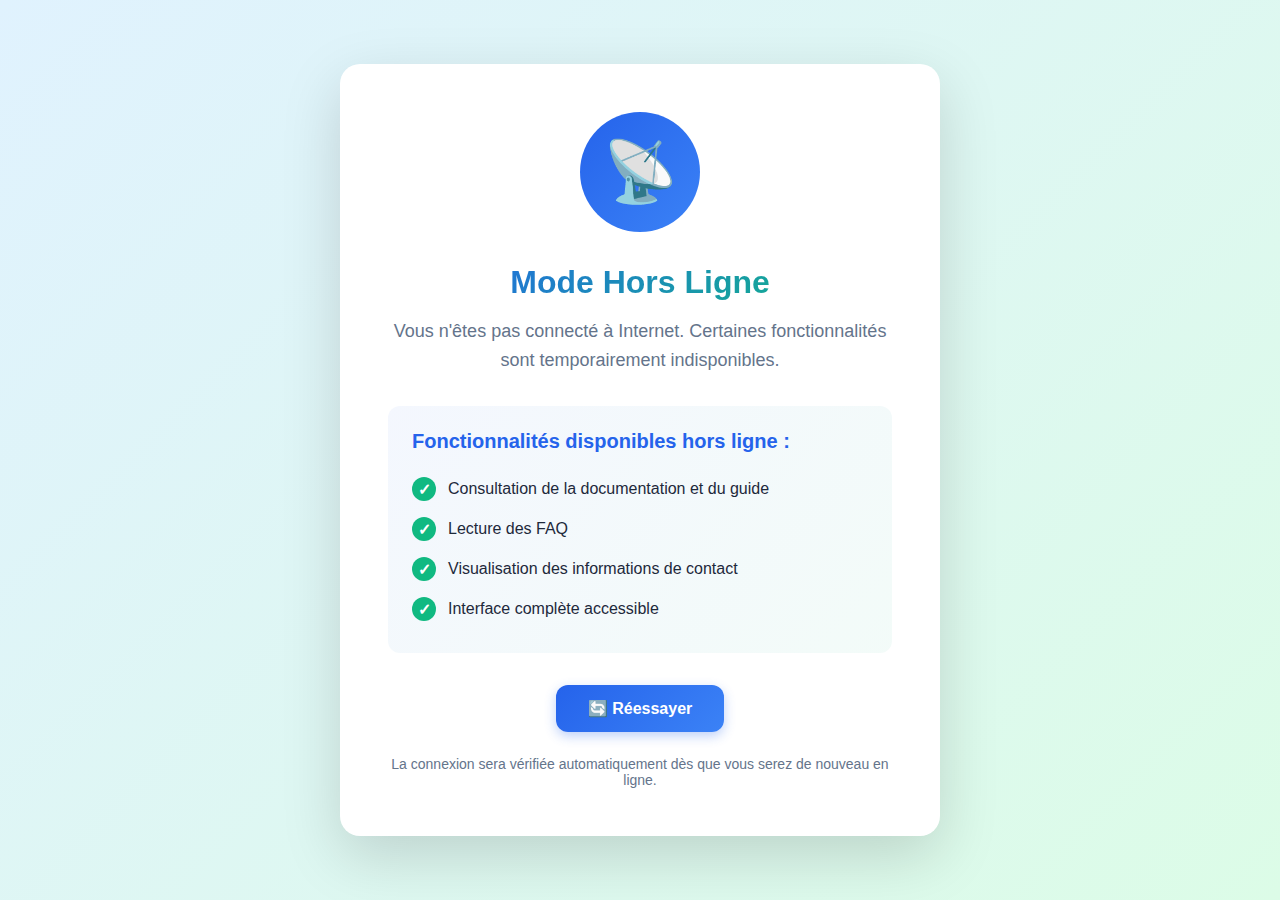
<file: offline.html>
<!DOCTYPE html>
<html lang="fr">
<head>
    <meta charset="UTF-8">
    <meta name="viewport" content="width=device-width, initial-scale=1.0">
    <title>Mode Hors Ligne - DictaMed</title>
    <style>
        * {
            margin: 0;
            padding: 0;
            box-sizing: border-box;
        }
        
        body {
            font-family: -apple-system, BlinkMacSystemFont, 'Segoe UI', Roboto, 'Helvetica Neue', Arial, sans-serif;
            background: linear-gradient(135deg, #e0f2fe 0%, #dcfce7 100%);
            min-height: 100vh;
            display: flex;
            align-items: center;
            justify-content: center;
            padding: 20px;
            color: #1e293b;
        }
        
        .offline-container {
            max-width: 600px;
            background: white;
            border-radius: 20px;
            padding: 48px;
            box-shadow: 0 20px 60px rgba(0, 0, 0, 0.15);
            text-align: center;
        }
        
        .offline-icon {
            width: 120px;
            height: 120px;
            margin: 0 auto 32px;
            background: linear-gradient(135deg, #2563eb 0%, #3b82f6 100%);
            border-radius: 50%;
            display: flex;
            align-items: center;
            justify-content: center;
            font-size: 60px;
            animation: pulse 2s ease-in-out infinite;
        }
        
        @keyframes pulse {
            0%, 100% { transform: scale(1); }
            50% { transform: scale(1.05); }
        }
        
        h1 {
            font-size: 32px;
            margin-bottom: 16px;
            background: linear-gradient(135deg, #2563eb 0%, #10b981 100%);
            -webkit-background-clip: text;
            -webkit-text-fill-color: transparent;
            background-clip: text;
        }
        
        p {
            font-size: 18px;
            line-height: 1.6;
            color: #64748b;
            margin-bottom: 32px;
        }
        
        .features {
            background: linear-gradient(135deg, rgba(37, 99, 235, 0.05), rgba(16, 185, 129, 0.05));
            border-radius: 12px;
            padding: 24px;
            margin-bottom: 32px;
            text-align: left;
        }
        
        .features h2 {
            font-size: 20px;
            margin-bottom: 16px;
            color: #2563eb;
        }
        
        .features ul {
            list-style: none;
            padding: 0;
        }
        
        .features li {
            padding: 8px 0;
            display: flex;
            align-items: center;
            gap: 12px;
        }
        
        .features li::before {
            content: "✓";
            width: 24px;
            height: 24px;
            background: #10b981;
            color: white;
            border-radius: 50%;
            display: flex;
            align-items: center;
            justify-content: center;
            font-weight: bold;
            flex-shrink: 0;
        }
        
        .btn {
            display: inline-block;
            padding: 14px 32px;
            background: linear-gradient(135deg, #2563eb 0%, #3b82f6 100%);
            color: white;
            text-decoration: none;
            border-radius: 12px;
            font-weight: 600;
            font-size: 16px;
            transition: all 0.3s ease;
            border: none;
            cursor: pointer;
            box-shadow: 0 4px 12px rgba(37, 99, 235, 0.3);
        }
        
        .btn:hover {
            transform: translateY(-2px);
            box-shadow: 0 6px 20px rgba(37, 99, 235, 0.4);
        }
        
        .retry-info {
            margin-top: 24px;
            font-size: 14px;
            color: #64748b;
        }
        
        @media (max-width: 480px) {
            .offline-container {
                padding: 32px 24px;
            }
            
            .offline-icon {
                width: 100px;
                height: 100px;
                font-size: 50px;
            }
            
            h1 {
                font-size: 26px;
            }
            
            p {
                font-size: 16px;
            }
        }
    </style>
</head>
<body>
    <div class="offline-container">
        <div class="offline-icon">📡</div>
        <h1>Mode Hors Ligne</h1>
        <p>Vous n'êtes pas connecté à Internet. Certaines fonctionnalités sont temporairement indisponibles.</p>
        
        <div class="features">
            <h2>Fonctionnalités disponibles hors ligne :</h2>
            <ul>
                <li>Consultation de la documentation et du guide</li>
                <li>Lecture des FAQ</li>
                <li>Visualisation des informations de contact</li>
                <li>Interface complète accessible</li>
            </ul>
        </div>
        
        <button class="btn" onclick="window.location.reload()">🔄 Réessayer</button>
        
        <div class="retry-info">
            La connexion sera vérifiée automatiquement dès que vous serez de nouveau en ligne.
        </div>
    </div>
    
    <script>
        // Écouter le retour de la connexion
        window.addEventListener('online', () => {
            window.location.reload();
        });
        
        // Tentative de rechargement toutes les 30 secondes
        setInterval(() => {
            if (navigator.onLine) {
                window.location.reload();
            }
        }, 30000);
    </script>
</body>
</html>
</file>
